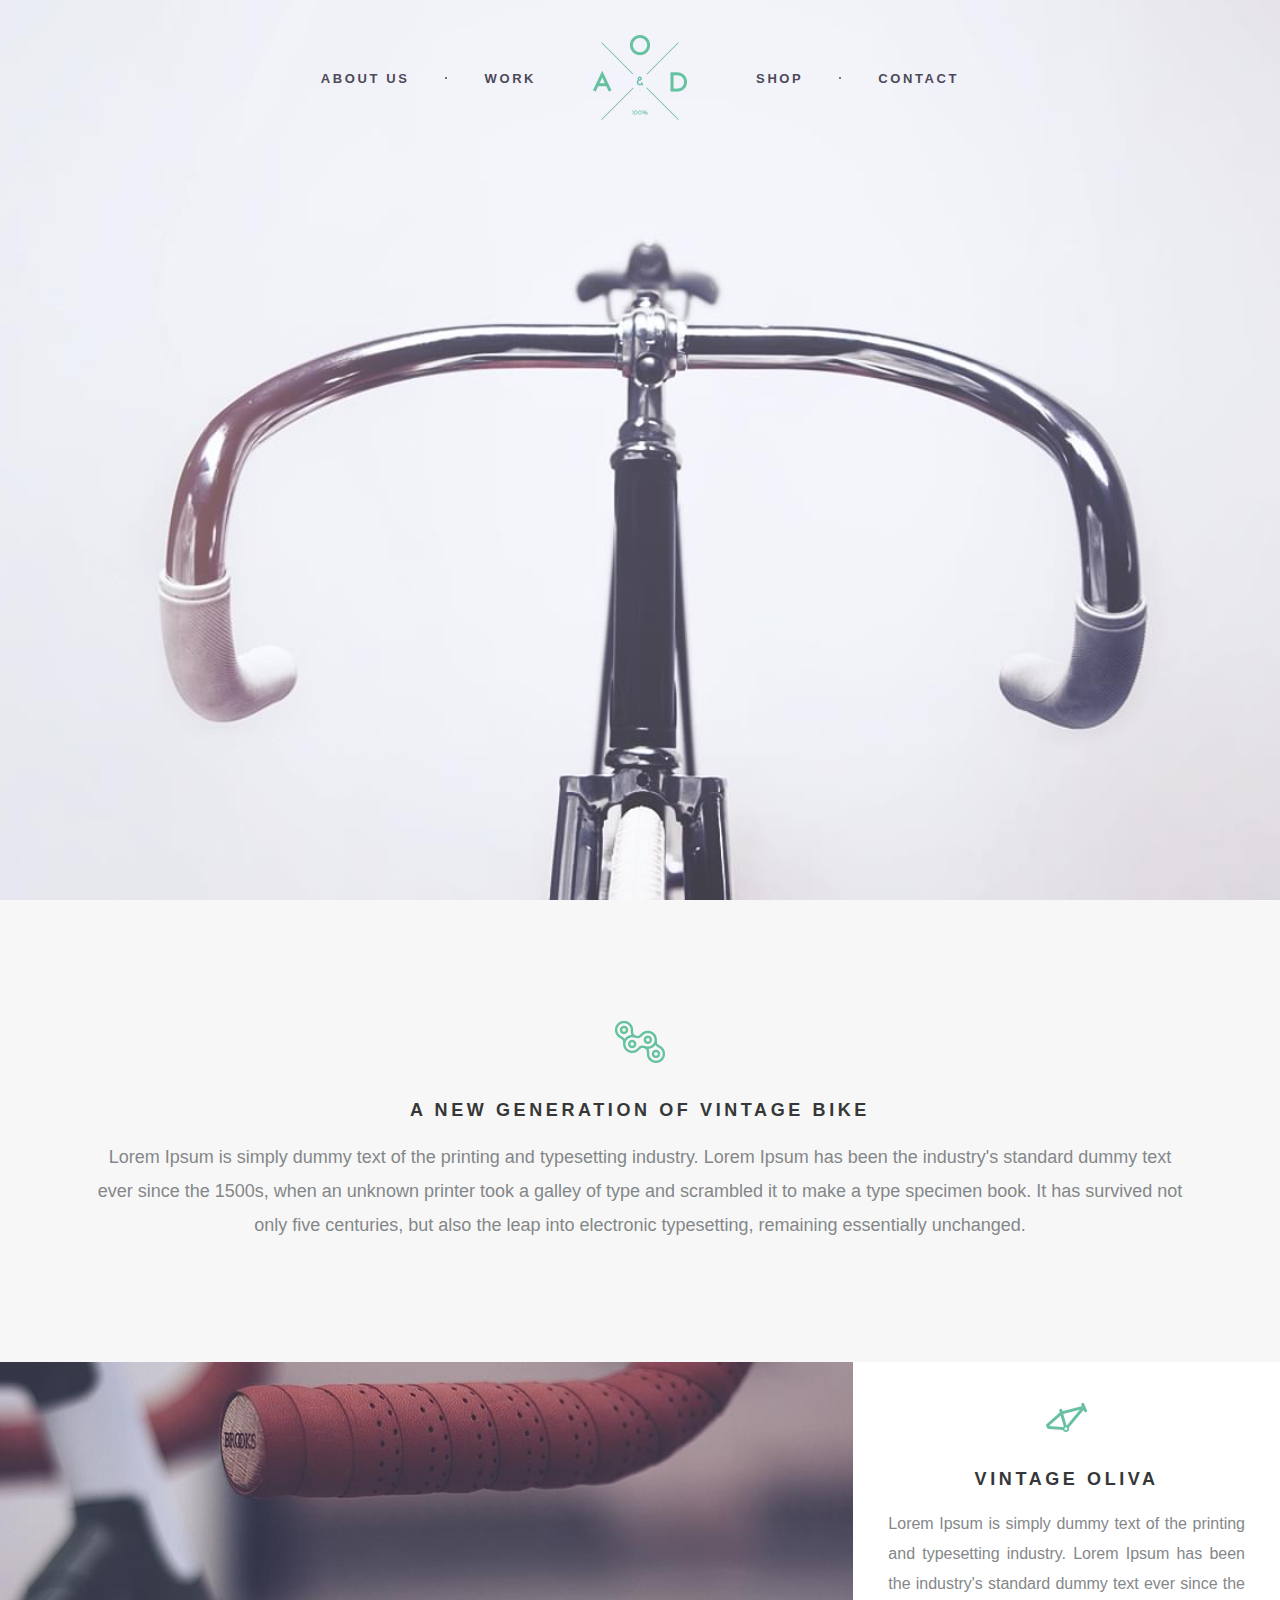
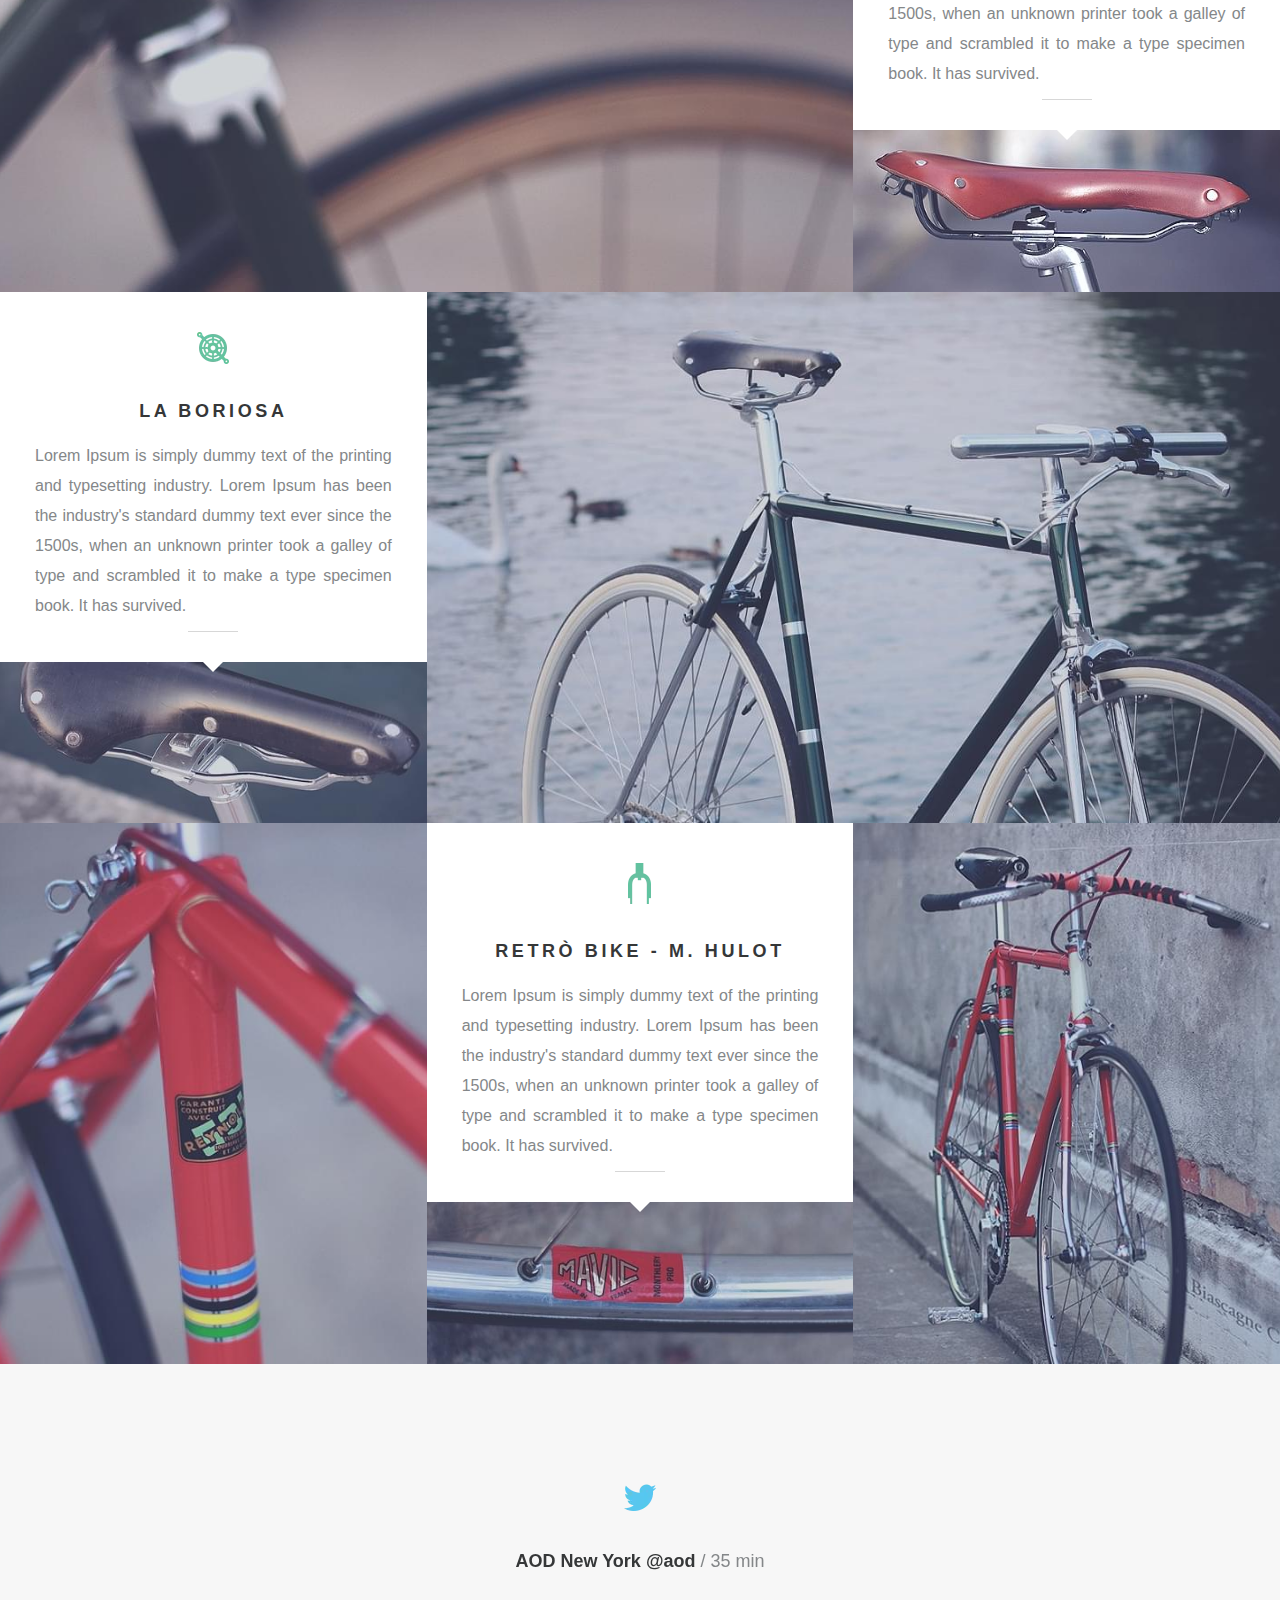
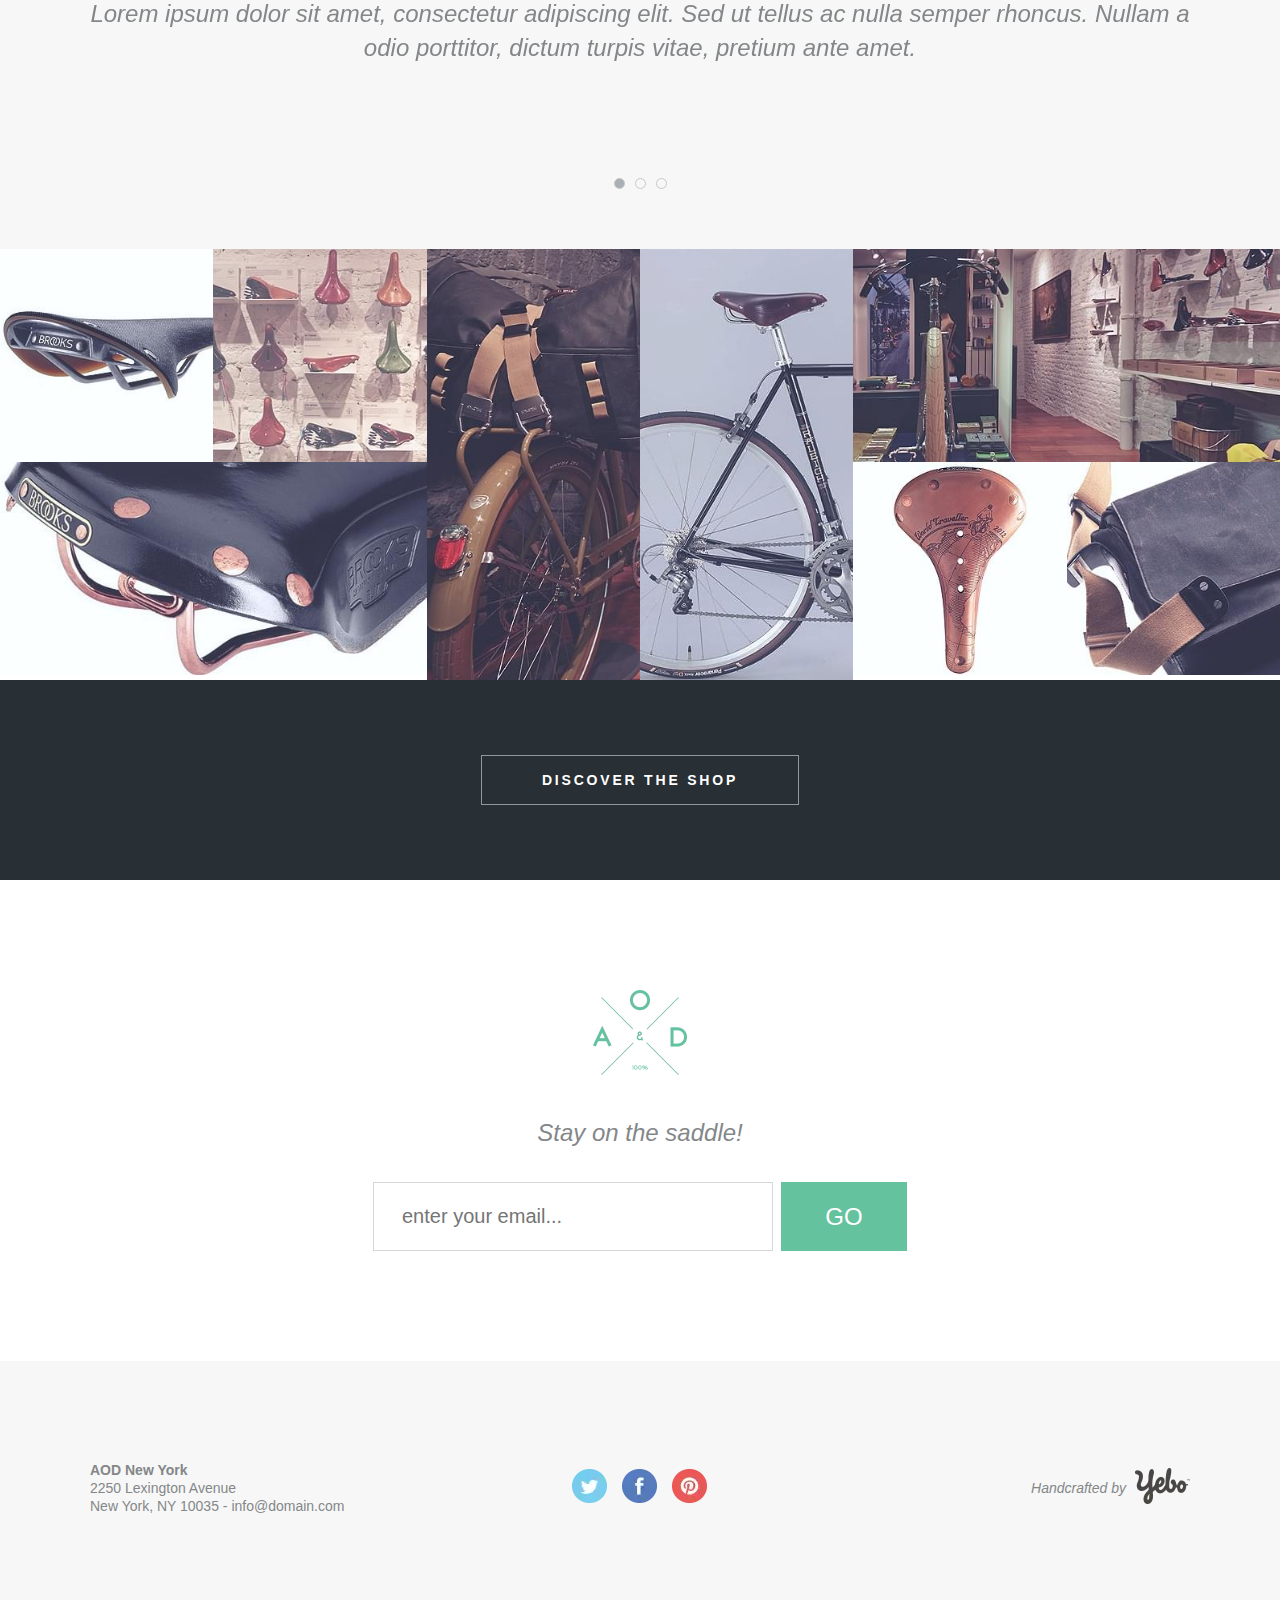
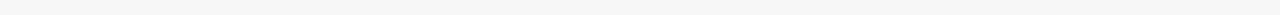
<file: Bicycles_project/index.html>
<!DOCTYPE html><html lang="en"><head>    <meta charset="UTF-8">    <meta name="viewport" content="width=device-width, initial-scale=1.0">    <link rel="icon" href="img/icons/favicon.ico" type="image/x-icon">    <link rel="stylesheet" href="css/style.min.css">    <title>Bicycles</title></head><body>    <div class="wrapper">        <main class="page">            <header class="header">    <div class="header__row">        <nav class="header__menu menu">            <div class="menu__icon icon-menu">                <span></span>                <span></span>                <span></span>            </div>            <div class="menu__body">                <ul class="menu__list">                    <li><a class="menu__link" href="">about us</a></li>                    <li><a class="menu__link" href="#brands">work</a></li>                    <li><a class="menu__link" href="#shop">shop</a></li>                    <li><a class="menu__link" href="#subscribe">contact</a></li>                </ul>            </div>        </nav>        <div class="header__logo">            <picture><source srcset="img/logo.webp" type="image/webp"><img src="img/logo.png" alt="Logo"></picture>        </div>    </div></header>            <div class="main-screen">                <div class="main-screen__bg ibg">                    <picture><source srcset="img/bg_main.webp" type="image/webp"><img src="img/bg_main.jpg" alt=""></picture>                </div>            </div>            <div class="content">                <section class="generation">                    <div class="container">                        <div class="generation__block block">                            <div class="block__icon">                                <picture><source srcset="img/icons/title/01.webp" type="image/webp"><img src="img/icons/title/01.png" alt=""></picture>                                <h1 class="block__title">A NEW GENERATION OF VINTAGE BIKE</h1>                                <div class="block__text">Lorem Ipsum is simply dummy text of the printing and                                    typesetting industry. Lorem Ipsum has been the industry's standard dummy text ever                                    since the 1500s, when an unknown printer took a galley of type and scrambled it to                                    make a type specimen book. It has survived not only five centuries, but also the                                    leap into electronic typesetting, remaining essentially unchanged.</div>                            </div>                        </div>                    </div>                </section>                <section class="brands" id="brands">                    <div class="brands__row">                        <div class="brands__column brands__column_b">                            <a class="brands__item item" href="#">                                <span class="item__logo">                                    <picture><source srcset="img/logos/01.webp" type="image/webp"><img src="img/logos/01.png" alt=""></picture>                                </span>                                <span class="item__image ibg">                                    <picture><source srcset="img/brands/01.webp" type="image/webp"><img src="img/brands/01.jpg" alt=""></picture>                                </span>                            </a>                        </div>                        <div class="brands__column">                            <div class="brands__content block">                                <div class="block__icon"></div>                                <picture><source srcset="img/icons/title/02.webp" type="image/webp"><img src="img/icons/title/02.png" alt=""></picture>                                <h2 class="block__title">vintage Oliva</h2>                                <div class="block__text block__text_j">Lorem Ipsum is simply dummy text of the printing                                    and typesetting industry. Lorem Ipsum has been the industry's standard dummy text                                    ever since the 1500s, when an unknown printer took a galley of type and scrambled it                                    to make a type specimen book. It has survived.</div>                            </div>                            <div class="brands__image ibg">                                <picture><source srcset="img/brands/02.webp" type="image/webp"><img src="img/brands/02.jpg" alt=""></picture>                            </div>                        </div>                    </div>                </section>                <section class="brands brands_rev">                    <div class="brands__row">                        <div class="brands__column brands__column_b">                            <a class="brands__item item" href="#">                                <span class="item__logo">                                    <picture><source srcset="img/logos/02.webp" type="image/webp"><img src="img/logos/02.png" alt=""></picture>                                </span>                                <span class="item__image ibg">                                    <picture><source srcset="img/brands/04.webp" type="image/webp"><img src="img/brands/04.jpg" alt=""></picture>                                </span>                            </a>                        </div>                        <div class="brands__column">                            <div class="brands__content block">                                <div class="block__icon"></div>                                <picture><source srcset="img/icons/title/03.webp" type="image/webp"><img src="img/icons/title/03.png" alt=""></picture>                                <h2 class="block__title">La Boriosa</h2>                                <div class="block__text block__text_j">Lorem Ipsum is simply dummy text of the printing                                    and typesetting industry. Lorem Ipsum has been the industry's standard dummy text                                    ever since the 1500s, when an unknown printer took a galley of type and scrambled it                                    to make a type specimen book. It has survived.</div>                            </div>                            <div class="brands__image ibg">                                <picture><source srcset="img/brands/03.webp" type="image/webp"><img src="img/brands/03.jpg" alt=""></picture>                            </div>                        </div>                    </div>                </section>                <section class="brands brands_last">                    <div class="brands__row">                        <div class="brands__column">                            <a class="brands__item item" href="#">                                <span class="item__logo">                                    <picture><source srcset="img/logos/03.webp" type="image/webp"><img src="img/logos/03.png" alt=""></picture>                                </span>                                <span class="item__image ibg">                                    <picture><source srcset="img/brands/05.webp" type="image/webp"><img src="img/brands/05.jpg" alt=""></picture>                                </span>                            </a>                        </div>                        <div class="brands__column">                            <div class="brands__content block">                                <div class="block__icon"></div>                                <picture><source srcset="img/icons/title/04.webp" type="image/webp"><img src="img/icons/title/04.png" alt=""></picture>                                <h2 class="block__title">retrò Bike - M. Hulot</h2>                                <div class="block__text block__text_j">Lorem Ipsum is simply dummy text of the printing                                    and typesetting industry. Lorem Ipsum has been the industry's standard dummy text                                    ever since the 1500s, when an unknown printer took a galley of type and scrambled it                                    to make a type specimen book. It has survived.</div>                            </div>                            <div class="brands__image ibg">                                <picture><source srcset="img/brands/06.webp" type="image/webp"><img src="img/brands/06.jpg" alt=""></picture>                            </div>                        </div>                        <div class="brands__column">                            <a class="brands__item item" href="#">                                <span class="item__logo">                                    <picture><source srcset="img/logos/03.webp" type="image/webp"><img src="img/logos/03.png" alt=""></picture>                                </span>                                <span class="item__image ibg">                                    <picture><source srcset="img/brands/07.webp" type="image/webp"><img src="img/brands/07.jpg" alt=""></picture>                                </span>                            </a>                        </div>                    </div>                </section>                <section class="slider">                    <div class="container">                        <div class="slider__body">                            <div class="slider__item">                                <div class="slider__icon">                                    <picture><source srcset="img/icons/twitter.webp" type="image/webp"><img src="img/icons/twitter.png" alt="Twitter"></picture>                                </div>                                <h3 class="slider__title">AOD New York @aod <span>/ 35 min</span></h3>                                <div class="slider__text">Lorem ipsum dolor sit amet, consectetur adipiscing elit. Sed                                    ut tellus ac nulla semper rhoncus. Nullam a odio porttitor, dictum turpis vitae,                                    pretium ante amet.</div>                            </div>                            <div class="slider__item">                                <div class="slider__icon">                                    <picture><source srcset="img/icons/twitter.webp" type="image/webp"><img src="img/icons/twitter.png" alt="Twitter"></picture>                                </div>                                <h3 class="slider__title">AOD New York @aod <span>/ 35 min</span></h3>                                <div class="slider__text">Lorem ipsum dolor sit amet, consectetur adipiscing elit. Sed                                    ut tellus ac nulla semper rhoncus. Nullam a odio porttitor, dictum turpis vitae,                                    pretium ante amet. Lorem ipsum dolor sit amet consectetur adipisicing elit.                                    Exercitationem eius hic numquam sint ut officia repellendus facilis id ipsum quas.                                    Amet, iusto quisquam molestias aut soluta quis maxime necessitatibus? Corporis!                                </div>                            </div>                            <div class="slider__item">                                <div class="slider__icon">                                    <picture><source srcset="img/icons/twitter.webp" type="image/webp"><img src="img/icons/twitter.png" alt="Twitter"></picture>                                </div>                                <h3 class="slider__title">AOD New York @aod <span>/ 35 min</span></h3>                                <div class="slider__text">Lorem ipsum dolor sit amet, consectetur adipiscing elit. Sed                                    ut tellus ac nulla semper rhoncus. Nullam a odio porttitor, dictum turpis vitae,                                    pretium ante amet.</div>                            </div>                        </div>                    </div>                </section>                <div class="shop" id="shop">                    <div class="shop__body">                        <div class="shop__column shop__column_b">                            <div class="shop__block block-shop">                                <div class="block-shop__row">                                    <div class="block-shop__column">                                        <a class="block-shop__item block-shop__item_l item" href="#">                                            <span class="item__logo">                                                <picture><source srcset="img/icons/bike.webp" type="image/webp"><img src="img/icons/bike.png" alt="Bike"></picture>                                                <span>Shop now</span>                                            </span>                                            <span class="item__image ibg">                                                <picture><source srcset="img/shop/01.webp" type="image/webp"><img src="img/shop/01.jpg" alt=""></picture>                                            </span>                                        </a>                                    </div>                                    <div class="block-shop__column">                                        <a class="block-shop__item block-shop__item_l item" href="#">                                            <span class="item__logo">                                                <picture><source srcset="img/icons/bike.webp" type="image/webp"><img src="img/icons/bike.png" alt="Bike"></picture>                                                <span>Shop now</span>                                            </span>                                            <span class="item__image ibg">                                                <picture><source srcset="img/shop/02.webp" type="image/webp"><img src="img/shop/02.jpg" alt=""></picture>                                            </span>                                        </a>                                    </div>                                </div>                                <a class="block-shop__item item" href="#">                                    <span class="item__logo">                                        <picture><source srcset="img/icons/bike.webp" type="image/webp"><img src="img/icons/bike.png" alt="Bike"></picture>                                        <span>Shop now</span>                                    </span>                                    <span class="item__image ibg">                                        <picture><source srcset="img/shop/03.webp" type="image/webp"><img src="img/shop/03.jpg" alt=""></picture>                                    </span>                                </a>                            </div>                        </div>                        <div class="shop__column">                            <a class="block-shop__item block-shop__item_b item" href="#">                                <span class="item__logo">                                    <picture><source srcset="img/icons/bike.webp" type="image/webp"><img src="img/icons/bike.png" alt="Bike"></picture>                                    <span>Shop now</span>                                </span>                                <span class="item__image ibg">                                    <picture><source srcset="img/shop/04.webp" type="image/webp"><img src="img/shop/04.jpg" alt=""></picture>                                </span>                            </a>                        </div>                        <div class="shop__column">                            <a class="block-shop__item block-shop__item_b item" href="#">                                <span class="item__logo">                                    <picture><source srcset="img/icons/bike.webp" type="image/webp"><img src="img/icons/bike.png" alt="Bike"></picture>                                    <span>Shop now</span>                                </span>                                <span class="item__image ibg">                                    <picture><source srcset="img/shop/05.webp" type="image/webp"><img src="img/shop/05.jpg" alt=""></picture>                                </span>                            </a>                        </div>                        <div class="shop__column shop__column_b">                            <div class="shop__block block-shop">                                <a class="block-shop__item item" href="#">                                    <span class="item__logo">                                        <picture><source srcset="img/icons/bike.webp" type="image/webp"><img src="img/icons/bike.png" alt="Bike"></picture>                                        <span>Shop now</span>                                    </span>                                    <span class="item__image ibg">                                        <picture><source srcset="img/shop/06.webp" type="image/webp"><img src="img/shop/06.jpg" alt=""></picture>                                    </span>                                </a>                                <div class="block-shop__row">                                    <div class="block-shop__column">                                        <a class="block-shop__item block-shop__item_l item" href="#">                                            <span class="item__logo">                                                <picture><source srcset="img/icons/bike.webp" type="image/webp"><img src="img/icons/bike.png" alt="Bike"></picture>                                                <span>Shop now</span>                                            </span>                                            <span class="item__image ibg">                                                <picture><source srcset="img/shop/07.webp" type="image/webp"><img src="img/shop/07.jpg" alt=""></picture>                                            </span>                                        </a>                                    </div>                                    <div class="block-shop__column">                                        <a class="block-shop__item block-shop__item_l item" href="#">                                            <span class="item__logo">                                                <picture><source srcset="img/icons/bike.webp" type="image/webp"><img src="img/icons/bike.png" alt="Bike"></picture>                                                <span>Shop now</span>                                            </span>                                            <span class="item__image ibg">                                                <picture><source srcset="img/shop/08.webp" type="image/webp"><img src="img/shop/08.jpg" alt=""></picture>                                            </span>                                        </a>                                    </div>                                </div>                            </div>                        </div>                    </div>                    <div class="shop__footer">                        <div class="container">                            <a class="shop__btn" href="#">DISCOVER THE SHOP</a>                        </div>                    </div>                </div>                <div class="subscribe" id="subscribe">                    <div class='container'>                        <div class="subscribe__body">                            <div class="subscribe__logo">                                <picture><source srcset="img/logo.webp" type="image/webp"><img src="img/logo.png" alt="Logo"></picture>                            </div>                            <div class="subscribe__label">Stay on the saddle!</div>                            <form action="#" class="subscribe__form">                                <div class="subscribe__input">                                    <input class="input" type="text" name="mailto:enter your email..."                                        placeholder="enter your email... ">                                </div>                                <div class="subscribe__button">                                    <button class="subscribe__btn" type='submit'>GO</button>                                </div>                            </form>                        </div>                    </div>                </div>                <footer class="footer">                    <div class='container'>                        <div class="footer__row">                            <div class="footer__column">                                <div class="footer__address">                                    <p>AOD New York</p>                                    <p>2250 Lexington Avenue</p>                                    <p> New York, NY 10035 - info@domain.com</p>                                </div>                            </div>                            <div class="footer__column">                                <div class="footer__social social">                                    <a class="social__link" href="#">                                        <picture><source srcset="img/icons/social/01.webp" type="image/webp"><img src="img/icons/social/01.png" alt="Twitter"></picture>                                    </a>                                    <a class="social__link" href="#">                                        <picture><source srcset="img/icons/social/02.webp" type="image/webp"><img src="img/icons/social/02.png" alt="Facebook"></picture>                                    </a>                                    <a class="social__link" href="#">                                        <picture><source srcset="img/icons/social/03.webp" type="image/webp"><img src="img/icons/social/03.png" alt="Pinterest"></picture>                                    </a>                                </div>                            </div>                            <div class="footer__column">                                <a class="footer__dev dev" href="#">                                    <span class="dev__text">Handcrafted by</span>                                    <span class="dev__icon">                                        <picture><source srcset="img/icons/dev.webp" type="image/webp"><img src="img/icons/dev.png" alt="Dev"></picture>                                    </span>                                </a>                            </div>                        </div>                    </div>                </footer>            </div>        </main>    </div>    <script src="https://code.jquery.com/jquery-3.5.1.js"></script>    <script src="js/script.min.js"></script></body></html>
</file>
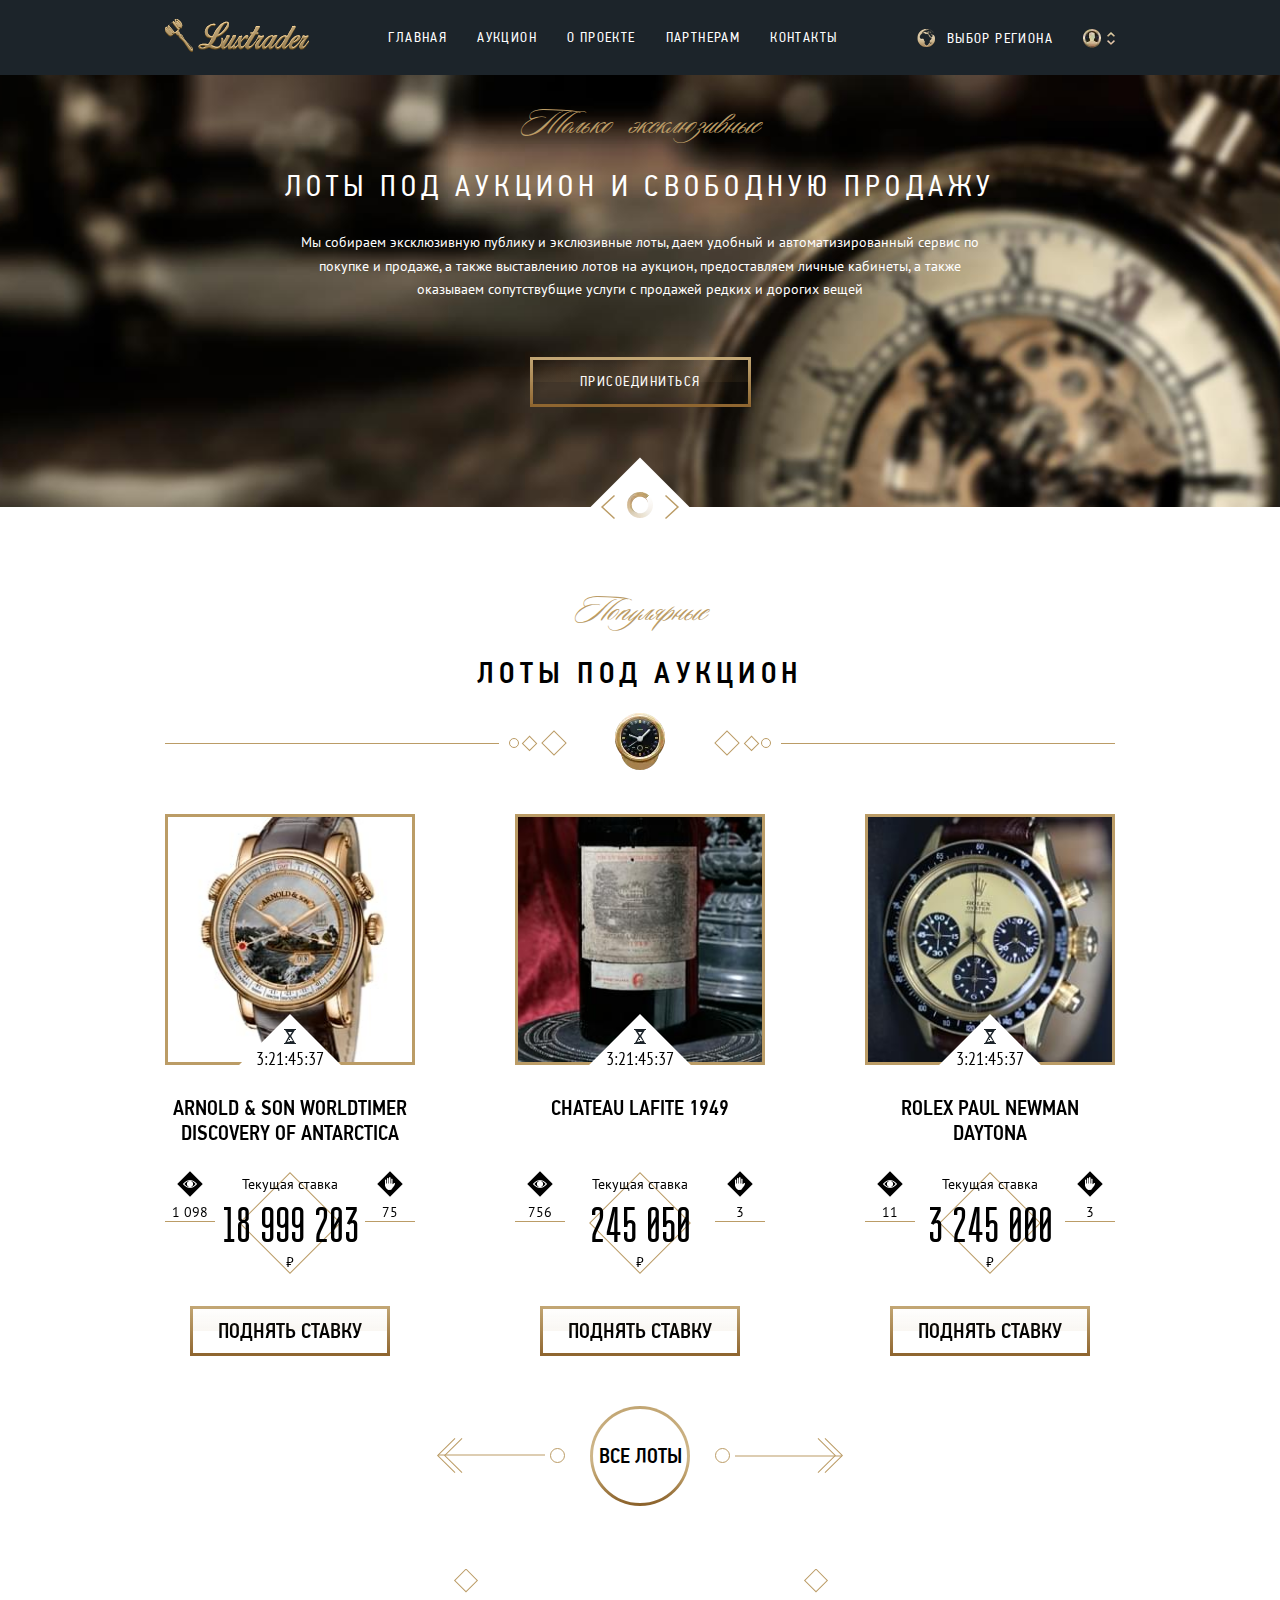
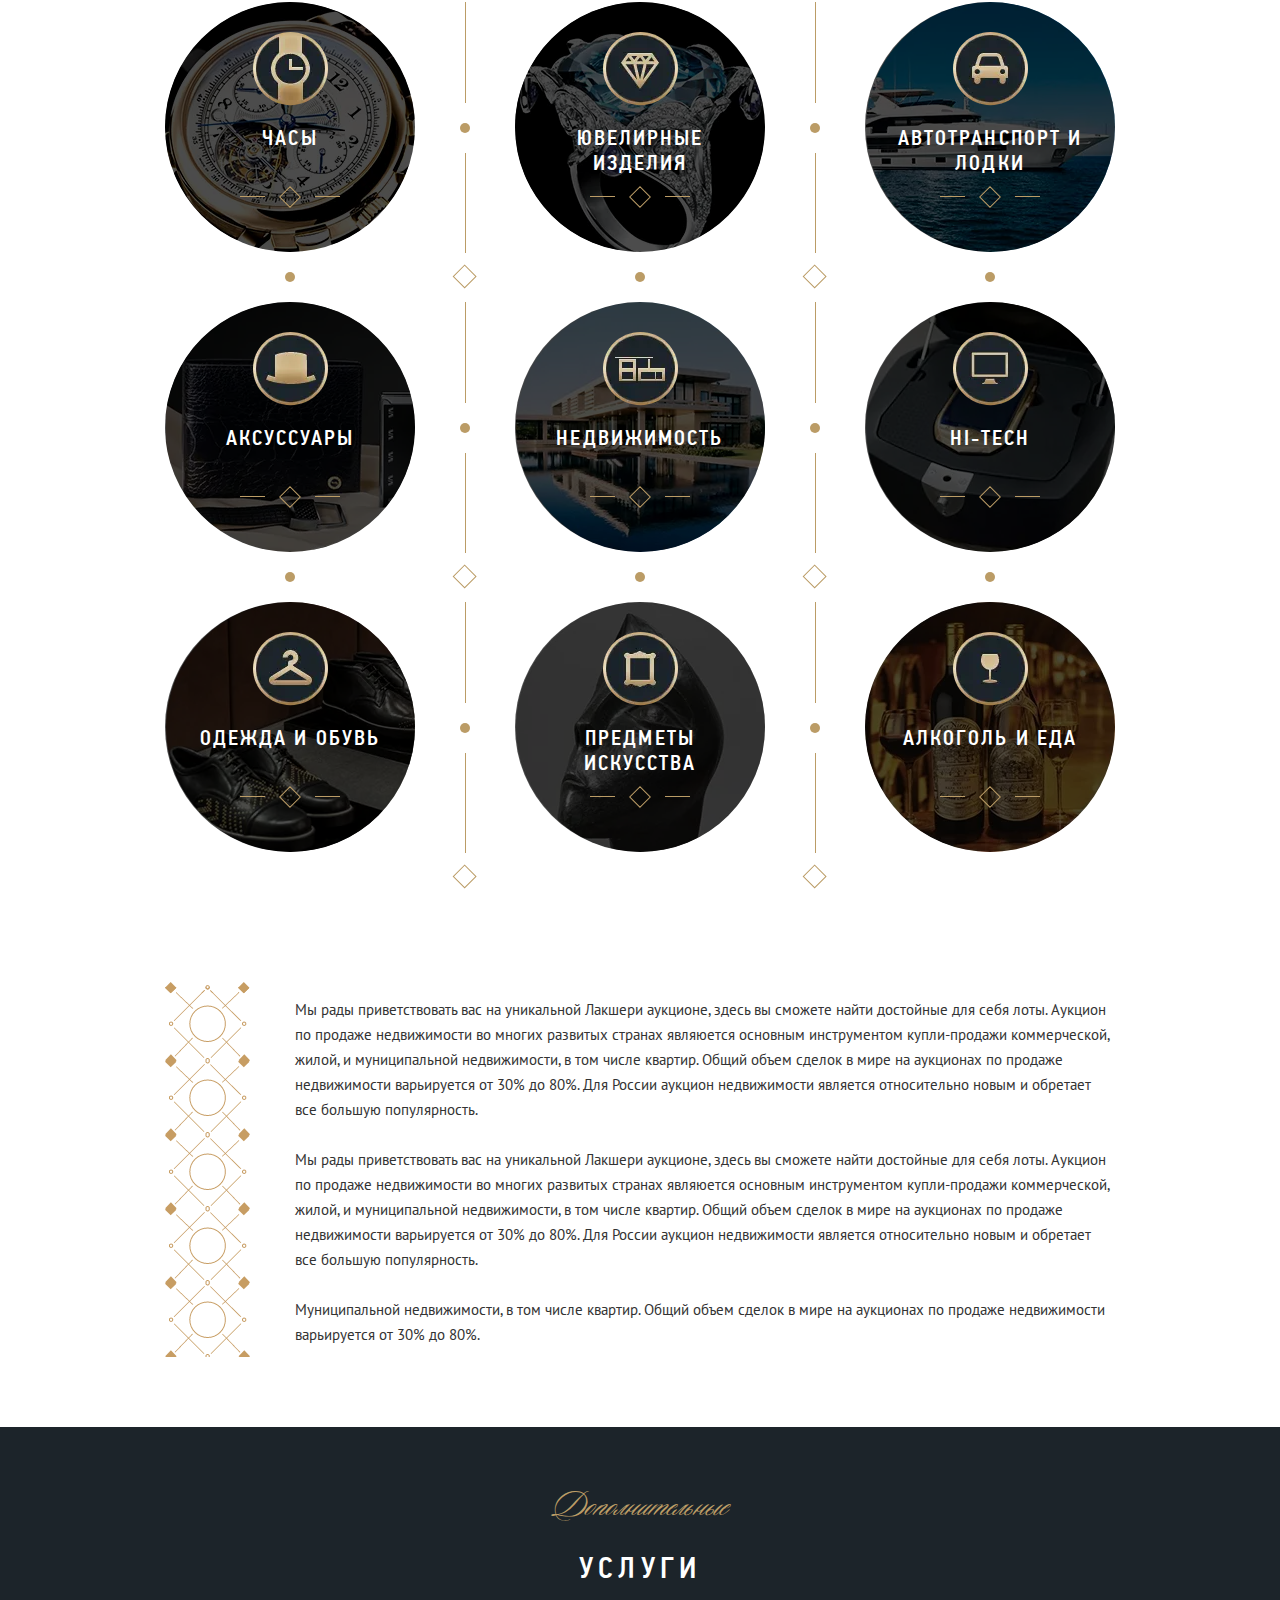
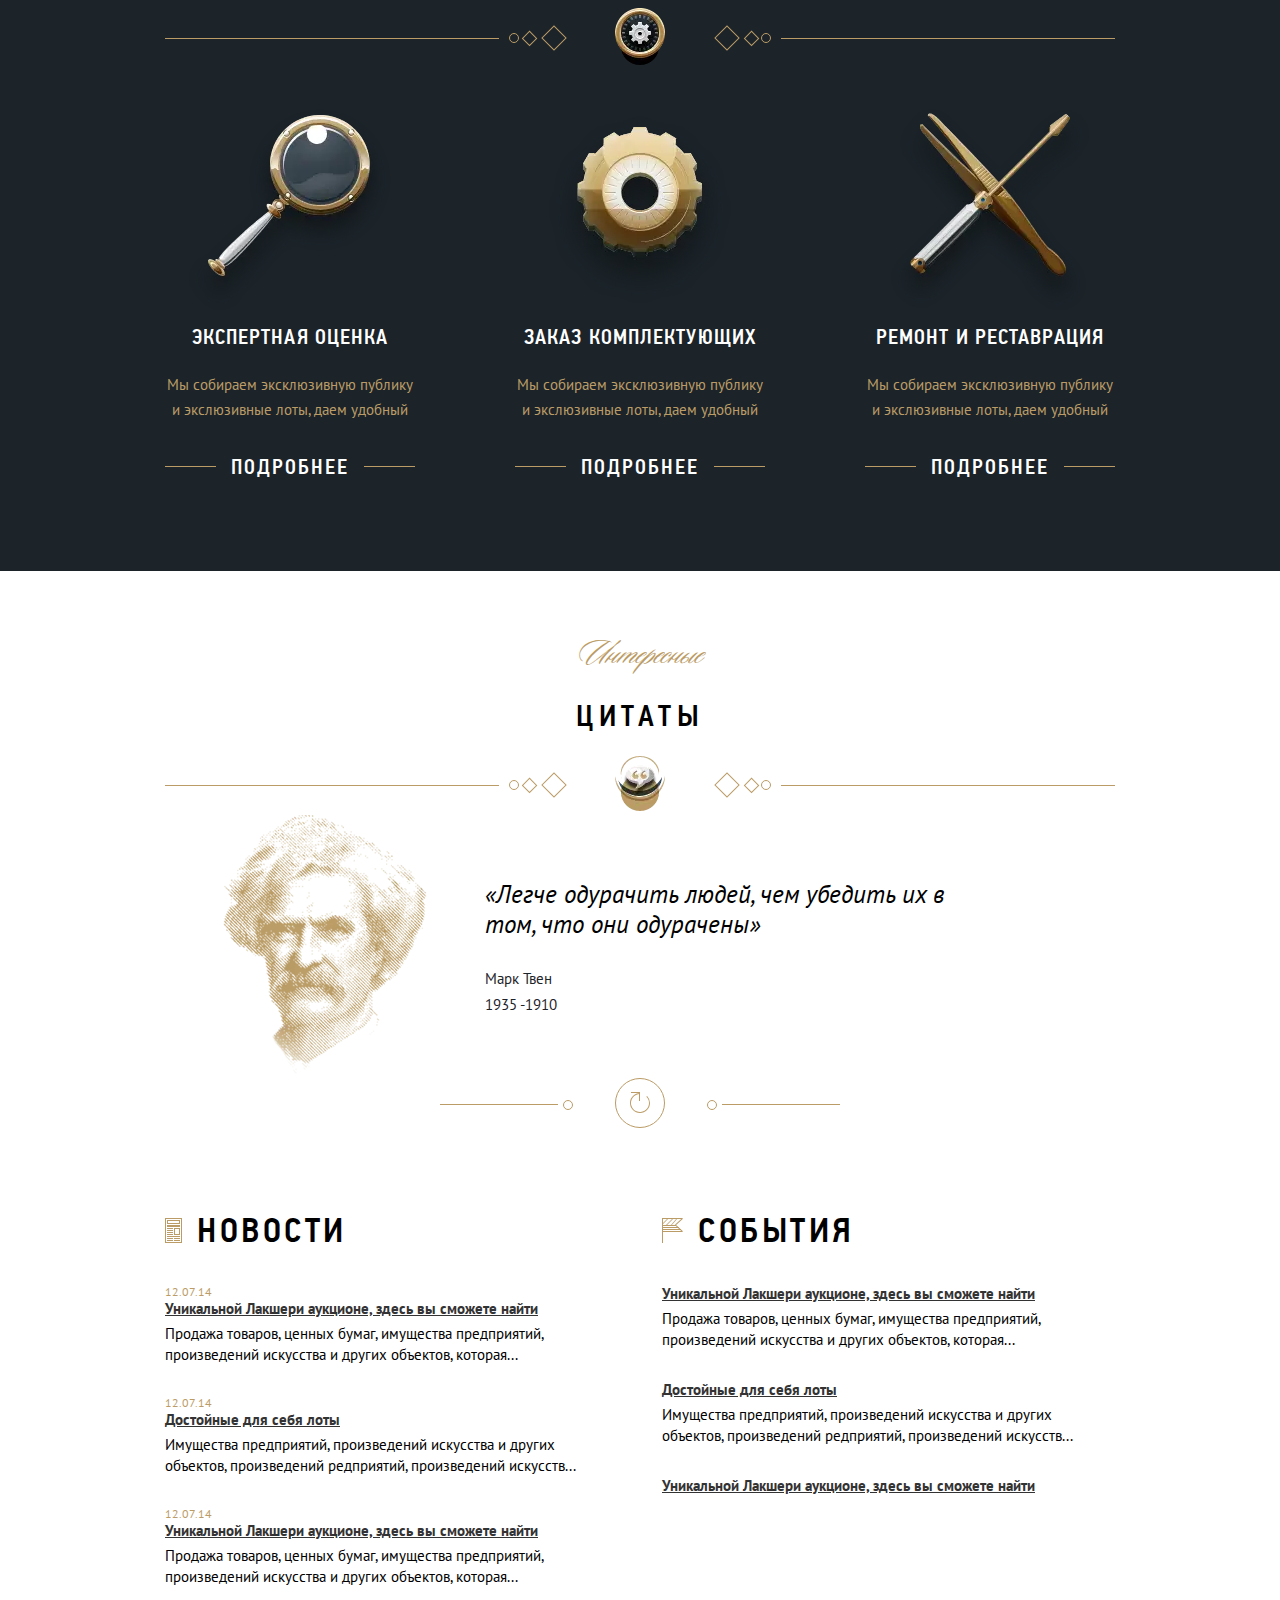
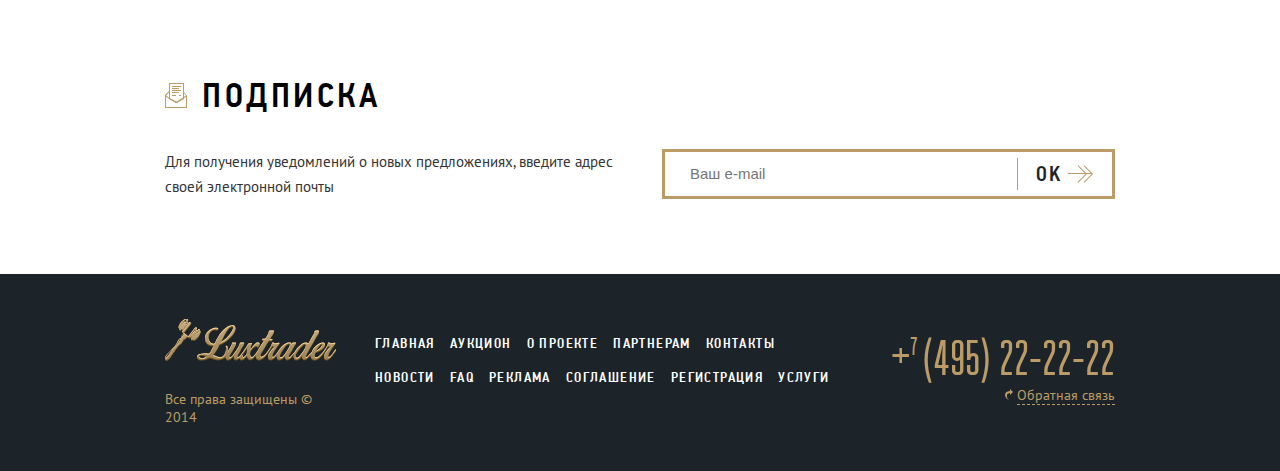
<file: Luxtrader_project/index.html>
<!DOCTYPE html><html lang="en"><head>    <meta charset="UTF-8">    <meta name="viewport" content="width=device-width, initial-scale=1.0">    <link rel="shortcut icon" href="img/favicon.ico">    <link rel="stylesheet" href="css/style.min.css">    <title>Luxtrader</title></head><body>    <div class="wrapper">        <header class="header">    <div class='header__container _container'>        <div class="burger-menu">            <span></span>        </div>        <a class="header__logo" href=""><picture><source srcset="img/header/logo_header.svg" type="image/webp"><img src="img/header/logo_header.svg" alt=""></picture></a>        <div class="header__menu menu">            <nav class="menu__body">                <ul class="menu__list">                    <li><a class="menu__link" href="#page">Главная</a></li>                    <li><a class="menu__link" href="#lots">Аукцион</a></li>                    <li><a class="menu__link" href="#services">О проекте</a></li>                    <li><a class="menu__link" href="#quotes">Партнерам</a></li>                    <li><a class="menu__link" href="#info">Контакты</a></li>                </ul>            </nav>        </div>        <div class="header__actions actions-header">            <a data-da="menu__body,1,767" class="actions-header__region" href=""><span>Выбор Региона</span></a>            <div class="actions-header__user user-header">                <div class="user-header__icon">                    <picture><source srcset="img/header/icons/user.webp" type="image/webp"><img src="img/header/icons/user.png" alt=""></picture>                </div>                <ul class="user-header__menu">                    <li>                        <a class="user-header__link user-header__link-1" href="">Выбор региона</a>                    </li>                    <li>                        <a class="user-header__link user-header__link-2" href="">Личный кабинет</a>                    </li>                    <li>                        <a class="user-header__link user-header__link-3" href="">Мои ставки</a>                    </li>                    <li>                        <a class="user-header__link user-header__link-4" href="">Мои лоты</a>                    </li>                </ul>            </div>        </div>    </div></header>        <main class="page" id="page">            <div class="main-slider">                <div class="main-slider__body">                    <div class="main-slider__item item-main-slider">                        <div class="item-main-slider__content">                            <div class='item-main-slider__container  _container'>                                <div class="title">                                    <div class="title__item">Только эксклюзивные</div>                                    <div class="title__main title__main-w title__main-regular">Лоты под аукцион и                                        свобоДную продажу</div>                                </div>                                <div class="item-main-slider__text">Мы собираем эксклюзивную публику и экслюзивные лоты,                                    даем                                    удобный и автоматизированный сервис по покупке и продаже, а также выставлению                                    лотов                                    на аукцион, предоставляем личные кабинеты, а также оказываем сопутствубщие                                    услуги с                                    продажей редких и дорогих вещей</div>                                <a href="" class="item-main-slider__btn btn">                                    <span class="btn__body"><span>Присоединиться</span></a>                            </div>                        </div>                        <div class="item-main-slider__bg ibg">                            <picture><source srcset="img/main_slider.webp" type="image/webp"><img src="img/main_slider.jpg" alt=""></picture>                        </div>                    </div>                    <div class="main-slider__item item-main-slider">                        <div class="item-main-slider__content">                            <div class='item-main-slider__container  _container'>                                <div class="title">                                    <div class="title__item">Только эксклюзивные</div>                                    <div class="title__main title__main-w title__main-regular">Лоты под аукцион и                                        свобоДную продажу</div>                                </div>                                <div class="item-main-slider__text">Мы собираем эксклюзивную публику и экслюзивные лоты,                                    даем                                    удобный и автоматизированный сервис по покупке и продаже, а также выставлению                                    лотов                                    на аукцион, предоставляем личные кабинеты, а также оказываем сопутствубщие                                    услуги с                                    продажей редких и дорогих вещей.Мы собираем эксклюзивную публику и экслюзивные лоты,                                    даем                                    удобный и автоматизированный сервис по покупке и продаже, а также выставлению                                    лотов                                    на аукцион, предоставляем личные кабинеты, а также оказываем сопутствубщие                                    услуги с                                    продажей редких и дорогих вещей</div>                                <a href="" class="item-main-slider__btn btn">                                    <span class="btn__body"><span>Присоединиться</span></span></a>                            </div>                        </div>                        <div class="item-main-slider__bg ibg">                            <picture><source srcset="img/main_slider.webp" type="image/webp"><img src="img/main_slider.jpg" alt=""></picture>                        </div>                    </div>                </div>                <div class="slider__buttons">                    <button type="button" class="slider__button slider__button-prev">                    </button>                    <button type="button" class="slider__button slider__button-next">                    </button>                </div>                <div class="main-slider__control control-main-slider">                    <div class="control-main-slider__decor">                        <picture><source srcset="img/icons/rotate.webp" type="image/webp"><img src="img/icons/rotate.png" alt=""></picture>                    </div>                </div>            </div>            <section class="lots" id="lots">                <div class='lots__container _container'>                    <div class="lots__header block-header">                        <div class="block-header__title title">                            <div class="title__item">Популярные</div>                            <h2 class="title__main">лоты Под аукцион</h2>                        </div>                        <div class="block-header__decor block-decor">                            <div class="block-decor__items">                                <span></span>                            </div>                            <div class="block-decor__icon">                                <picture><source srcset="img/blocks-img/01.webp" type="image/webp"><img src="img/blocks-img/01.png" alt=""></picture>                            </div>                            <div class="block-decor__items">                                <span></span>                            </div>                        </div>                    </div>                    <div class="lots__slider slider-lots">                        <div class="slider-lots__body">                            <div class="slider-lots__slide">                                <div class="lot">                                    <div class="lot__header">                                        <a class="lot__img ibg" href="">                                            <picture><source srcset="img/lots/01.webp" type="image/webp"><img src="img/lots/01.jpg" alt=""></picture>                                        </a>                                        <div class="lot__timer timer-lot">                                            <div class="timer-lot__icon">                                                <picture><source srcset="img/icons/timer.svg" type="image/webp"><img src="img/icons/timer.svg" alt=""></picture>                                            </div>                                            <div class="timer-lot__item"> 3:21:45:37</div>                                        </div>                                    </div>                                    <a class="lot__title" href="">Arnold & Son Worldtimer discovery of antarctica</a>                                    <div class="lot__info info-lot">                                        <div class="info-lot__statistic">                                            <div class="info-lot__icon">                                                <picture><source srcset="img/icons/eye.webp" type="image/webp"><img src="img/icons/eye.png" alt=""></picture>                                            </div>                                            <div class="info-lot__value">1 098</div>                                        </div>                                        <div class="info-lot__current-bet current-bet-info-lot">                                            <div class="current-bet-info-lot__label">Текущая ставка</div>                                            <div class="current-bet-info-lot__value">18 999 203</div>                                            <div class="current-bet-info-lot__currency">&#8381;</div>                                        </div>                                        <div class="info-lot__statistic">                                            <div class="info-lot__icon">                                                <picture><source srcset="img/icons/hand.webp" type="image/webp"><img src="img/icons/hand.png" alt=""></picture>                                            </div>                                            <div class="info-lot__value">75</div>                                        </div>                                    </div>                                    <a class="lot__btn btn btn-big" href="">                                        <span class="btn__body"><span>ПОДНЯТЬ СТАВКУ</span>                                    </a>                                </div>                            </div>                            <div class="slider-lots__slide">                                <div class="lot">                                    <div class="lot__header">                                        <a class="lot__img ibg" href="">                                            <picture><source srcset="img/lots/02.webp" type="image/webp"><img src="img/lots/02.jpg" alt=""></picture>                                        </a>                                        <div class="lot__timer timer-lot">                                            <div class="timer-lot__icon">                                                <picture><source srcset="img/icons/timer.svg" type="image/webp"><img src="img/icons/timer.svg" alt=""></picture>                                            </div>                                            <div class="timer-lot__item"> 3:21:45:37</div>                                        </div>                                    </div>                                    <a class="lot__title" href="">Chateau Lafite 1949</a>                                    <div class="lot__info info-lot">                                        <div class="info-lot__statistic">                                            <div class="info-lot__icon">                                                <picture><source srcset="img/icons/eye.webp" type="image/webp"><img src="img/icons/eye.png" alt=""></picture>                                            </div>                                            <div class="info-lot__value">756</div>                                        </div>                                        <div class="info-lot__current-bet current-bet-info-lot">                                            <div class="current-bet-info-lot__label">Текущая ставка</div>                                            <div class="current-bet-info-lot__value">245 050</div>                                            <div class="current-bet-info-lot__currency">&#8381;</div>                                        </div>                                        <div class="info-lot__statistic">                                            <div class="info-lot__icon">                                                <picture><source srcset="img/icons/hand.webp" type="image/webp"><img src="img/icons/hand.png" alt=""></picture>                                            </div>                                            <div class="info-lot__value">3</div>                                        </div>                                    </div>                                    <a class="lot__btn btn btn-big" href="">                                        <span class="btn__body"><span>ПОДНЯТЬ СТАВКУ</span>                                    </a>                                </div>                            </div>                            <div class="slider-lots__slide">                                <div class="lot">                                    <div class="lot__header">                                        <a class="lot__img ibg" href="">                                            <picture><source srcset="img/lots/03.webp" type="image/webp"><img src="img/lots/03.jpg" alt=""></picture>                                        </a>                                        <div class="lot__timer timer-lot">                                            <div class="timer-lot__icon">                                                <picture><source srcset="img/icons/timer.svg" type="image/webp"><img src="img/icons/timer.svg" alt=""></picture>                                            </div>                                            <div class="timer-lot__item"> 3:21:45:37</div>                                        </div>                                    </div>                                    <a class="lot__title" href="">Rolex Paul Newman Daytona</a>                                    <div class="lot__info info-lot">                                        <div class="info-lot__statistic">                                            <div class="info-lot__icon">                                                <picture><source srcset="img/icons/eye.webp" type="image/webp"><img src="img/icons/eye.png" alt=""></picture>                                            </div>                                            <div class="info-lot__value">11</div>                                        </div>                                        <div class="info-lot__current-bet current-bet-info-lot">                                            <div class="current-bet-info-lot__label">Текущая ставка</div>                                            <div class="current-bet-info-lot__value">3 245 000</div>                                            <div class="current-bet-info-lot__currency">&#8381;</div>                                        </div>                                        <div class="info-lot__statistic">                                            <div class="info-lot__icon">                                                <picture><source srcset="img/icons/hand.webp" type="image/webp"><img src="img/icons/hand.png" alt=""></picture>                                            </div>                                            <div class="info-lot__value">3</div>                                        </div>                                    </div>                                    <a class="lot__btn btn btn-big" href="">                                        <span class="btn__body"><span>ПОДНЯТЬ СТАВКУ</span>                                    </a>                                </div>                            </div>                            <div class="slider-lots__slide">                                <div class="lot">                                    <div class="lot__header">                                        <a class="lot__img ibg" href="">                                            <picture><source srcset="img/lots/03.webp" type="image/webp"><img src="img/lots/03.jpg" alt=""></picture>                                        </a>                                        <div class="lot__timer timer-lot">                                            <div class="timer-lot__icon">                                                <picture><source srcset="img/icons/timer.svg" type="image/webp"><img src="img/icons/timer.svg" alt=""></picture>                                            </div>                                            <div class="timer-lot__item"> 3:21:45:37</div>                                        </div>                                    </div>                                    <a class="lot__title" href="">Rolex Paul Newman Daytona</a>                                    <div class="lot__info info-lot">                                        <div class="info-lot__statistic">                                            <div class="info-lot__icon">                                                <picture><source srcset="img/icons/eye.webp" type="image/webp"><img src="img/icons/eye.png" alt=""></picture>                                            </div>                                            <div class="info-lot__value">11</div>                                        </div>                                        <div class="info-lot__current-bet current-bet-info-lot">                                            <div class="current-bet-info-lot__label">Текущая ставка</div>                                            <div class="current-bet-info-lot__value">3 245 000</div>                                            <div class="current-bet-info-lot__currency">&#8381;</div>                                        </div>                                        <div class="info-lot__statistic">                                            <div class="info-lot__icon">                                                <picture><source srcset="img/icons/hand.webp" type="image/webp"><img src="img/icons/hand.png" alt=""></picture>                                            </div>                                            <div class="info-lot__value">3</div>                                        </div>                                    </div>                                    <a class="lot__btn btn btn-big" href="">                                        <span class="btn__body"><span>ПОДНЯТЬ СТАВКУ</span>                                    </a>                                </div>                            </div>                        </div>                        <div class="slider-lots__control control-slider-lots">                            <div class="control-slider-lots__arrow control-slider-lots__arrow-prev">                                <span></span>                            </div>                            <a class="control-slider-lots__link" href="">Все лоты</a>                            <div class="control-slider-lots__arrow control-slider-lots__arrow-next">                                <span></span>                            </div>                        </div>                    </div>                </div>            </section>            <div class="categories">                <div class="categories__items">                    <div class='categories__container _container'>                        <div class="categories__row">                            <div class="categories__column">                                <div class="categories__item item">                                    <a class="item__link" href=""></a>                                    <div class="item__icon">                                        <picture><source srcset="img/categories/icons/01.webp" type="image/webp"><img src="img/categories/icons/01.png" alt=""></picture>                                    </div>                                    <div class="item__title">Часы</div>                                    <div class="item__decor"><picture><source srcset="img/categories/decor_mini.svg" type="image/webp"><img src="img/categories/decor_mini.svg" alt=""></picture></div>                                    <div class="item__bg _img">                                        <picture><source srcset="img/categories/01.webp" type="image/webp"><img src="img/categories/01.png" alt=""></picture>                                    </div>                                </div>                                <div class="categories__decor"><span></span></div>                            </div>                            <div class="categories__column">                                <div class="categories__item item">                                    <a class="item__link" href=""></a>                                    <div class="item__icon">                                        <picture><source srcset="img/categories/icons/02.webp" type="image/webp"><img src="img/categories/icons/02.png" alt=""></picture>                                    </div>                                    <div class="item__title">Ювелирные Изделия</div>                                    <div class="item__decor"><picture><source srcset="img/categories/decor_mini.svg" type="image/webp"><img src="img/categories/decor_mini.svg" alt=""></picture></div>                                    <div class="item__bg _img">                                        <picture><source srcset="img/categories/02.webp" type="image/webp"><img src="img/categories/02.jpg" alt=""></picture>                                    </div>                                </div>                                <div class="categories__decor"><span></span></div>                            </div>                            <div class="categories__column">                                <div class="categories__item item">                                    <a class="item__link" href=""></a>                                    <div class="item__icon">                                        <picture><source srcset="img/categories/icons/03.webp" type="image/webp"><img src="img/categories/icons/03.png" alt=""></picture>                                    </div>                                    <div class="item__title">Автотранспорт и лодки</div>                                    <div class="item__decor"><picture><source srcset="img/categories/decor_mini.svg" type="image/webp"><img src="img/categories/decor_mini.svg" alt=""></picture></div>                                    <div class="item__bg _img">                                        <picture><source srcset="img/categories/03.webp" type="image/webp"><img src="img/categories/03.png" alt=""></picture>                                    </div>                                </div>                                <div class="categories__decor"><span></span></div>                            </div>                            <div class="categories__column">                                <div class="categories__item item">                                    <a class="item__link" href=""></a>                                    <div class="item__icon">                                        <picture><source srcset="img/categories/icons/04.webp" type="image/webp"><img src="img/categories/icons/04.png" alt=""></picture>                                    </div>                                    <div class="item__title">Аксуссуары</div>                                    <div class="item__decor"><picture><source srcset="img/categories/decor_mini.svg" type="image/webp"><img src="img/categories/decor_mini.svg" alt=""></picture></div>                                    <div class="item__bg _img">                                        <picture><source srcset="img/categories/04.webp" type="image/webp"><img src="img/categories/04.jpg" alt=""></picture>                                    </div>                                </div>                                <div class="categories__decor"><span></span></div>                            </div>                            <div class="categories__column">                                <div class="categories__item item">                                    <a class="item__link" href=""></a>                                    <div class="item__icon">                                        <picture><source srcset="img/categories/icons/05.webp" type="image/webp"><img src="img/categories/icons/05.png" alt=""></picture>                                    </div>                                    <div class="item__title">Недвижимость</div>                                    <div class="item__decor"><picture><source srcset="img/categories/decor_mini.svg" type="image/webp"><img src="img/categories/decor_mini.svg" alt=""></picture></div>                                    <div class="item__bg _img">                                        <picture><source srcset="img/categories/05.webp" type="image/webp"><img src="img/categories/05.jpg" alt=""></picture>                                    </div>                                </div>                                <div class="categories__decor"><span></span></div>                            </div>                            <div class="categories__column">                                <div class="categories__item item">                                    <a class="item__link" href=""></a>                                    <div class="item__icon">                                        <picture><source srcset="img/categories/icons/06.webp" type="image/webp"><img src="img/categories/icons/06.png" alt=""></picture>                                    </div>                                    <div class="item__title">Hi-Tech</div>                                    <div class="item__decor"><picture><source srcset="img/categories/decor_mini.svg" type="image/webp"><img src="img/categories/decor_mini.svg" alt=""></picture></div>                                    <div class="item__bg _img">                                        <picture><source srcset="img/categories/06.webp" type="image/webp"><img src="img/categories/06.jpg" alt=""></picture>                                    </div>                                </div>                                <div class="categories__decor"><span></span></div>                            </div>                            <div class="categories__column">                                <div class="categories__item item">                                    <a class="item__link" href=""></a>                                    <div class="item__icon">                                        <picture><source srcset="img/categories/icons/07.webp" type="image/webp"><img src="img/categories/icons/07.png" alt=""></picture>                                    </div>                                    <div class="item__title">Одежда и обувь</div>                                    <div class="item__decor"><picture><source srcset="img/categories/decor_mini.svg" type="image/webp"><img src="img/categories/decor_mini.svg" alt=""></picture></div>                                    <div class="item__bg _img">                                        <picture><source srcset="img/categories/07.webp" type="image/webp"><img src="img/categories/07.png" alt=""></picture>                                    </div>                                </div>                                <div class="categories__decor"><span></span></div>                            </div>                            <div class="categories__column">                                <div class="categories__item item">                                    <a class="item__link" href=""></a>                                    <div class="item__icon">                                        <picture><source srcset="img/categories/icons/08.webp" type="image/webp"><img src="img/categories/icons/08.png" alt=""></picture>                                    </div>                                    <div class="item__title">Предметы искусства</div>                                    <div class="item__decor"><picture><source srcset="img/categories/decor_mini.svg" type="image/webp"><img src="img/categories/decor_mini.svg" alt=""></picture></div>                                    <div class="item__bg _img">                                        <picture><source srcset="img/categories/08.webp" type="image/webp"><img src="img/categories/08.jpg" alt=""></picture>                                    </div>                                </div>                                <div class="categories__decor"><span></span></div>                            </div>                            <div class="categories__column">                                <div class="categories__item item">                                    <a class="item__link" href=""></a>                                    <div class="item__icon">                                        <picture><source srcset="img/categories/icons/09.webp" type="image/webp"><img src="img/categories/icons/09.png" alt=""></picture>                                    </div>                                    <div class="item__title">АЛкоголь и еда</div>                                    <div class="item__decor"><picture><source srcset="img/categories/decor_mini.svg" type="image/webp"><img src="img/categories/decor_mini.svg" alt=""></picture></div>                                    <div class="item__bg _img">                                        <picture><source srcset="img/categories/09.webp" type="image/webp"><img src="img/categories/09.jpg" alt=""></picture>                                    </div>                                </div>                                <div class="categories__decor"><span></span></div>                            </div>                        </div>                    </div>                </div>                <div class="categories__text text-categories">                    <div class='text-categories__container _container'>                        <div class="text-categories__body">                            <p>Мы рады приветствовать вас на уникальной Лакшери аукционе, здесь вы сможете найти                                достойные                                для                                себя лоты. Аукцион по продаже недвижимости во многих развитых странах являюется основным                                инструментом купли-продажи коммерческой, жилой, и муниципальной недвижимости, в том                                числе                                квартир. Общий объем сделок в мире на аукционах по продаже недвижимости варьируется от                                30%                                до                                80%. Для России аукцион недвижимости является относительно новым и обретает все большую                                популярность.</p>                            <p>Мы рады приветствовать вас на уникальной Лакшери аукционе, здесь вы сможете найти                                достойные                                для                                себя лоты. Аукцион по продаже недвижимости во многих развитых странах являюется основным                                инструментом купли-продажи коммерческой, жилой, и муниципальной недвижимости, в том                                числе                                квартир. Общий объем сделок в мире на аукционах по продаже недвижимости варьируется от                                30%                                до                                80%. Для России аукцион недвижимости является относительно новым и обретает все большую                                популярность.</p>                            <p>Муниципальной недвижимости, в том числе квартир. Общий объем сделок в мире на аукционах                                по                                продаже недвижимости варьируется от 30% до 80%.</p>                        </div>                    </div>                </div>            </div>            <section class="services" id="services">                <div class='services__container _container'>                    <div class="services__header block-header">                        <div class="block-header__title title">                            <div class="title__item">Дополнительные</div>                            <h2 class="title__main title__main-w">услуги</h2>                        </div>                        <div class="block-header__decor block-decor">                            <div class="block-decor__items">                                <span></span>                            </div>                            <div class="block-decor__icon">                                <picture><source srcset="img/blocks-img/02.webp" type="image/webp"><img src="img/blocks-img/02.png" alt=""></picture>                            </div>                            <div class="block-decor__items">                                <span></span>                            </div>                        </div>                    </div>                    <div class="services__row">                        <div class="services__column">                            <div class="services__item service">                                <a class="service__image" href=""><picture><source srcset="img/services/01.webp" type="image/webp"><img src="img/services/01.png" alt=""></picture></a>                                <a class="service__title" href="">Экспертная оценка</a>                                <div class="service__text">Мы собираем эксклюзивную публику и экслюзивные лоты, даем                                    удобный                                </div>                                <a class="service__btn" href=""><span>Подробнее</span></a>                            </div>                        </div>                        <div class="services__column">                            <div class="services__item service">                                <a class="service__image" href=""><picture><source srcset="img/services/02.webp" type="image/webp"><img src="img/services/02.png" alt=""></picture></a>                                <a class="service__title" href="">заказ комплектующих</a>                                <div class="service__text">Мы собираем эксклюзивную публику и экслюзивные лоты, даем                                    удобный</div>                                <a class="service__btn" href=""><span>Подробнее</span></a>                            </div>                        </div>                        <div class="services__column">                            <div class="services__item service">                                <a class="service__image" href=""><picture><source srcset="img/services/03.webp" type="image/webp"><img src="img/services/03.png" alt=""></picture></a>                                <a class="service__title" href="">ремонт и реставрациЯ</a>                                <div class="service__text">Мы собираем эксклюзивную публику и экслюзивные лоты, даем                                    удобный </div>                                <a class="service__btn" href=""><span>Подробнее</span></a>                            </div>                        </div>                    </div>                </div>            </section>            <section class="quotes" id="quotes">                <div class='quotes__container _container'>                    <div class="quotes__header block-header">                        <div class="block-header__title title">                            <div class="title__item">Интересные</div>                            <h2 class="title__main">ЦитатЫ</h2>                        </div>                        <div class="block-header__decor block-decor">                            <div class="block-decor__items">                                <span></span>                            </div>                            <div class="block-decor__icon">                                <picture><source srcset="img/blocks-img/03.webp" type="image/webp"><img src="img/blocks-img/03.png" alt=""></picture>                            </div>                            <div class="block-decor__items">                                <span></span>                            </div>                        </div>                    </div>                    <div class="quotes__slider slider-quotes">                        <div class="slider-quotes__body">                            <div class="slider-quotes__slide">                                <div class="slider-quotes__image">                                    <picture><source srcset="img/quotes/mark.webp" type="image/webp"><img src="img/quotes/mark.png" alt=""></picture>                                </div>                                <div class="slider-quotes__content">                                    <div class="slider-quotes__title">«Легче одурачить людей, чем убедить их в том,                                        что они одурачены»</div>                                    <div class="slider-quotes__info">                                        <p>Марк Твен</p>                                        <p>1935 -1910</p>                                    </div>                                </div>                            </div>                            <div class="slider-quotes__slide">                                <div class="slider-quotes__image">                                    <picture><source srcset="img/quotes/mark.webp" type="image/webp"><img src="img/quotes/mark.png" alt=""></picture>                                </div>                                <div class="slider-quotes__content">                                    <div class="slider-quotes__title">Работа – это то, что человек обязан делать, а Игра                                        – то, чего он делать не обязан. Для человека мало быть сытым; надо, чтоб у него                                        были разум и сердце. Только ученье облагораживает человека и делает его добрым и                                        милосердным».</div>                                    <div class="slider-quotes__info">                                        <p>Марк Твен</p>                                        <p>1935 -1910</p>                                    </div>                                </div>                            </div>                        </div>                        <div class="slider-quotes__control control-slider-quotes">                            <div class="control-slider-quotes__decor"></div>                            <div class="control-slider-quotes__link">                                <div class="control-slider-quotes__circle"></div>                            </div>                            <div class="control-slider-quotes__decor"></div>                        </div>                    </div>                </div>            </section>            <div class="info" id="info">                <div class='info__container _container'>                    <div class="info__row">                        <div class="info__column">                            <section class="info__block">                                <h3 class="info__title title-info">                                    <span><picture><source srcset="img/info/01.svg" type="image/webp"><img src="img/info/01.svg" alt=""></picture></span>                                    <span>Новости</span>                                </h3>                                <div class="info__content">                                    <div class="info__item">                                        <div class="info__date">12.07.14</div>                                        <a class="info__label" href="">Уникальной Лакшери аукционе, здесь вы сможете                                            найти</a>                                        <div class="info__text">                                            Продажа товаров, ценных бумаг, имущества предприятий, произведений искусства                                            и других объектов, которая...                                        </div>                                    </div>                                    <div class="info__item">                                        <div class="info__date">12.07.14</div>                                        <a class="info__label" href="">Достойные для себя лоты</a>                                        <div class="info__text">                                            Имущества предприятий, произведений искусства и других объектов,                                            произведений редприятий, произведений искусств...                                        </div>                                    </div>                                    <div class="info__item">                                        <div class="info__date">12.07.14</div>                                        <a class="info__label" href="">Уникальной Лакшери аукционе, здесь вы сможете                                            найти</a>                                        <div class="info__text">                                            Продажа товаров, ценных бумаг, имущества предприятий, произведений искусства                                            и других объектов, которая...                                        </div>                                    </div>                                </div>                            </section>                        </div>                        <div class="info__column">                            <section class="info__block">                                <h3 class="info__title title-info">                                    <span><picture><source srcset="img/info/02.svg" type="image/webp"><img src="img/info/02.svg" alt=""></picture></span>                                    <span>События</span>                                </h3>                                <div class="info__content">                                    <div class="info__item">                                        <a class="info__label" href="">Уникальной Лакшери аукционе, здесь вы сможете                                            найти</a>                                        <div class="info__text">                                            Продажа товаров, ценных бумаг, имущества предприятий, произведений искусства                                            и других объектов, которая...                                        </div>                                    </div>                                    <div class="info__item">                                        <a class="info__label" href="">Достойные для себя лоты</a>                                        <div class="info__text">                                            Имущества предприятий, произведений искусства и других объектов,                                            произведений редприятий, произведений искусств...                                        </div>                                    </div>                                    <div class="info__item">                                        <a class="info__label" href="">Уникальной Лакшери аукционе, здесь вы сможете                                            найти</a>                                    </div>                                </div>                            </section>                        </div>                        <div class="info__column">                            <div class="info__subscribe subscribe">                                <div class="subscribe__title title-info">                                    <span><picture><source srcset="img/info/03.svg" type="image/webp"><img src="img/info/03.svg" alt=""></picture></span>                                    <span>Подписка</span>                                </div>                                <div class="subscribe__body">                                    <div class="subscribe__column">                                        <div class="subscribe__text">Для получения уведомлений о новых предложениях,                                            введите адрес своей электронной почты</div>                                    </div>                                    <div class="subscribe__column">                                        <form action="#" class="subscribe__form form-subscribe">                                            <div class="form-subscribe__input">                                                <input type="text" name="email" placeholder="Ваш e-mail">                                            </div>                                            <button class="form-subscribe__btn" type='submit'><span>Ok</span></button>                                        </form>                                    </div>                                </div>                            </div>                        </div>                    </div>                </div>            </div>        </main>        <footer class="footer">    <div class='footer__content _container'>        <div class="footer__column">            <a class="footer__logo" href="">                <picture><source srcset="img/footer/logo_footer.svg" type="image/webp"><img src="img/footer/logo_footer.svg" alt=""></picture>            </a>            <div data-da="footer__content,3,767" class="footer__info">Все права защищены © 2014</div>        </div>        <div class="footer__column footer__column-full">            <nav class="footer__menu">                <ul class="footer__list">                    <li>                        <a class="footer__link" href="">Главная</a>                    </li>                    <li>                        <a class="footer__link" href="">Аукцион</a>                    </li>                    <li>                        <a class="footer__link" href="">О проекте </a>                    </li>                    <li>                        <a class="footer__link" href="">Партнерам</a>                    </li>                    <li>                        <a class="footer__link" href="">Контакты</a>                    </li>                    <li>                        <a class="footer__link" href="">Новости</a>                    </li>                    <li>                        <a class="footer__link" href="">FAQ</a>                    </li>                    <li>                        <a class="footer__link" href="">Реклама</a>                    </li>                    <li>                        <a class="footer__link" href="">Соглашение</a>                    </li>                    <li>                        <a class="footer__link" href="">Регистрация</a>                    </li>                    <li>                        <a class="footer__link" href="">Услуги</a>                    </li>                </ul>            </nav>        </div>        <div class="footer__column">            <div class="footer__contacts">                <a class="footer__phone" href="tel:+7495222222">+<small>7</small>(495) 22-22-22</a>                <a class="footer__callback" href="#"><span>Обратная связь</span></a>            </div>        </div>    </div></footer>    </div>    <script src="https://code.jquery.com/jquery-3.5.1.js"></script>    <script src="js/script.min.js"></script></body></html>
</file>
<file: Bicycles_project/css/style.min.css>
*,:after,:before{font-family:Lato,sans-serif;-webkit-box-sizing:border-box;box-sizing:border-box;border:none;padding:0;margin:0;list-style:none}body,html{height:100%}button{cursor:pointer;outline:0}input{outline:0}a{text-decoration:none}.ibg{background-position:center;background-size:cover;background-repeat:no-repeat;position:relative}.ibg img{width:0;height:0;position:absolute;top:0;left:0;opacity:0;visibility:hidden}.wrapper{overflow:hidden;min-height:100%}.container{max-width:1130px;margin:0 auto;padding:0 15px}.header{position:absolute;width:100%;z-index:50;top:35px}.header__row{height:85px;display:-webkit-box;display:-ms-flexbox;display:flex;-webkit-box-pack:center;-ms-flex-pack:center;justify-content:center;-webkit-box-align:center;-ms-flex-align:center;align-items:center}.header__logo{position:absolute;left:50%;top:0;-webkit-transform:translateX(-50%);-ms-transform:translateX(-50%);transform:translateX(-50%);z-index:2}.menu__list{display:-webkit-box;display:-ms-flexbox;display:flex}.menu__list li{position:relative;padding:0 37.5px}.menu__list li:nth-child(2){padding:0 110px 0 37.5px}.menu__list li:nth-child(3){padding:0 37.5px 0 110px}.menu__list li:after{content:"";width:2px;height:2px;background-color:#4d4959;border-radius:50%;position:absolute;right:0;top:50%;margin:-1px 0 0 0}.menu__list li:last-child:after,.menu__list li:nth-child(2):after{display:none}.menu__link{color:#4d4959;font-size:13px;font-weight:700;text-transform:uppercase;letter-spacing:2.6px;width:0;-webkit-transition:all .3s ease;-o-transition:all .3s ease;transition:all .3s ease;position:relative}.icon-menu{display:none}.page{width:100%;height:100%;position:absolute;top:0;left:0;display:-webkit-box;display:-ms-flexbox;display:flex;-webkit-box-orient:vertical;-webkit-box-direction:normal;-ms-flex-direction:column;flex-direction:column}.main-screen{-webkit-box-flex:1;-ms-flex:1 0 100%;flex:1 0 100%;position:relative}.main-screen__bg{position:absolute;width:100%;height:100%;top:0;left:0}.content{font-size:20px}.generation{padding:120px 0;background-color:#f7f7f7}.block{text-align:center}.block__title{margin:30px 0 0 0;color:#353738;font-size:18px;font-weight:700;text-transform:uppercase;letter-spacing:3.6px;line-height:24px}.block__text{margin:18px 0 0 0;color:#848789;font-size:18px;line-height:34px}.block__text_j{text-align:justify;font-size:16px;line-height:30px}.block__text_j:after{content:"";display:block;margin:35px auto 0 auto;width:50px;height:1px;background-color:#d7d7d7}.brands_rev .brands__column{-webkit-box-ordinal-group:2;-ms-flex-order:1;order:1}.brands_rev .brands__column_b{-webkit-box-ordinal-group:3;-ms-flex-order:2;order:2}.brands__row{display:-webkit-box;display:-ms-flexbox;display:flex}.brands__column{-webkit-box-flex:0;-ms-flex:0 1 33.333%;flex:0 1 33.333%}.brands__column_b{-webkit-box-flex:0;-ms-flex:0 1 66.667%;flex:0 1 66.667%}.brands__content{padding:70px 65px 55px 65px;position:relative}.brands__content:after{content:"";position:absolute;bottom:-10px;left:50%;margin:0 0 0 -10px;width:0;height:0;z-index:1;border-left:10px solid transparent;border-right:10px solid transparent;border-top:10px solid #fff}.brands__image{padding:0 0 37.9% 0}.brands__block{height:100%;display:block;position:relative}.item{height:100%;display:block;position:relative}.item__logo{position:absolute;width:100%;height:100%;top:0;left:0;display:-webkit-box;display:-ms-flexbox;display:flex;-webkit-box-orient:vertical;-webkit-box-direction:normal;-ms-flex-direction:column;flex-direction:column;-webkit-box-pack:center;-ms-flex-pack:center;justify-content:center;-webkit-box-align:center;-ms-flex-align:center;align-items:center;background-color:rgba(100,194,158,.5);-webkit-transition:all .3s ease;-o-transition:all .3s ease;transition:all .3s ease;z-index:2;opacity:0;visibility:hidden}.item__logo span{margin:10px 0 0 0;color:#fff;font-size:14px;font-weight:700;text-transform:uppercase;letter-spacing:2.8px}.item:hover .item__logo{opacity:1;visibility:visible}.item__image{position:absolute;width:100%;height:100%;top:0;left:0}.slider{padding:120px 0 60px 0;background-color:#f7f7f7}.slider__item{text-align:center}.slider__title{margin:35px 0 0 0;font-size:18px;font-weight:700;color:#353738}.slider__title span{font-weight:300;color:#848789}.slider__text{margin:25px 0 0 0;color:#848789;font-size:24px;font-style:italic;line-height:34px;text-align:center}.slick-slider{position:relative}.slick-slider .slick-list{overflow:hidden}.slick-slider .slick-track{display:-webkit-box;display:-ms-flexbox;display:flex;-webkit-box-align:start;-ms-flex-align:start;align-items:flex-start}.slick-slider .slick-dots{padding:100px 0 0 0;display:-webkit-box;display:-ms-flexbox;display:flex;-webkit-box-pack:center;-ms-flex-pack:center;justify-content:center;-webkit-box-align:center;-ms-flex-align:center;align-items:center}.slick-slider .slick-dots li{margin:0 5px}.slick-slider .slick-dots li button{font-size:0;width:11px;height:11px;border-radius:50%;border:1px solid #c8c8c8;background-color:transparent}.slick-slider .slick-dots li.slick-active button{background-color:#a9afb3}.shop__body{display:-webkit-box;display:-ms-flexbox;display:flex}.shop__column{-webkit-box-flex:0;-ms-flex:0 1 16.666%;flex:0 1 16.666%}.shop__column_b{-webkit-box-flex:0;-ms-flex:0 1 33.333%;flex:0 1 33.333%}.shop__footer{padding:75px 0;background-color:#282f35;text-align:center}.shop__btn{display:inline-block;height:50px;line-height:48px;border:1px solid rgba(255,255,255,.5);padding:0 60px;color:#fff;font-size:14px;font-weight:700;text-transform:uppercase;letter-spacing:2.8px;-webkit-transform:rotate(0);-ms-transform:rotate(0);transform:rotate(0);-webkit-transition:all .8s ease;-o-transition:all .8s ease;transition:all .8s ease}.block-shop{height:100%}.block-shop__row{display:-webkit-box;display:-ms-flexbox;display:flex}.block-shop__column{-webkit-box-flex:0;-ms-flex:0 1 50%;flex:0 1 50%}.block-shop__item{padding:0 0 50% 0;height:auto}.block-shop__item_b{padding:0 0 202.42% 0}.block-shop__item_l{padding:0 0 100% 0}.subscribe__body{padding:110px 0;margin:0 auto;max-width:534px;text-align:center}.subscribe__label{margin:39px 0 0 0;font-style:italic;color:#848789;font-size:24px}.subscribe__form{margin:35px 0 0 0;display:-webkit-box;display:-ms-flexbox;display:flex}.subscribe__input{padding:0 8px 0 0;-webkit-box-flex:1;-ms-flex:1 1 auto;flex:1 1 auto}.subscribe__input .input{width:100%;height:69px;border:1px solid #d3d7d9;background-color:#fff;padding:0 28px;color:#929292;font-size:20px;line-height:24px}.subscribe__input .input:focus{font-style:normal;color:#333}.subscribe__button{-webkit-box-flex:0;-ms-flex:0 0 126px;flex:0 0 126px}.subscribe__btn{width:100%;height:69px;line-height:69px;color:#fff;font-size:24px;font-weight:300;background-color:#64c29e;-webkit-transition:all .3s ease;-o-transition:all .3s ease;transition:all .3s ease}.footer{padding:100px 0;background-color:#f7f7f7}.footer__row{display:-webkit-box;display:-ms-flexbox;display:flex;-webkit-box-align:center;-ms-flex-align:center;align-items:center}.footer__column{-webkit-box-flex:0;-ms-flex:0 1 33.333%;flex:0 1 33.333%}.footer__address{color:#848789;font-size:14px;line-height:18px}.footer__address p:first-child{font-weight:700}.social{display:-webkit-box;display:-ms-flexbox;display:flex;-webkit-box-pack:center;-ms-flex-pack:center;justify-content:center;-webkit-box-align:center;-ms-flex-align:center;align-items:center}.social__link{margin:0 7.5px}.dev{display:-webkit-box;display:-ms-flexbox;display:flex;-webkit-box-pack:end;-ms-flex-pack:end;justify-content:flex-end;-webkit-box-align:center;-ms-flex-align:center;align-items:center}.dev__text{padding:0 9px 0 0;color:#848789;font-style:italic;font-size:14px}@media (min-width:992px){.menu__link:after{content:"";position:absolute;width:0;height:1px;left:50%;background-color:#000;bottom:0;-webkit-transition:all .3s ease;-o-transition:all .3s ease;transition:all .3s ease}.menu__link:hover:after{left:0;width:100%}.shop__btn:hover{-webkit-transform:rotate(-360deg);-ms-transform:rotate(-360deg);transform:rotate(-360deg)}.subscribe__btn:hover{background-color:transparent;color:#000;border:1px solid #d3d7d9}}@media (max-width:1500px){.brands__content{padding:40px 35px 30px 35px}.block__text_j:after{margin:10px auto 0 auto}}@media (max-width:1100px){.brands_last .brands__column:nth-child(1){-webkit-box-ordinal-group:3;-ms-flex-order:2;order:2}.brands_last .brands__column:nth-child(2){-webkit-box-ordinal-group:2;-ms-flex-order:1;order:1}.brands_last .brands__column:nth-child(3){-webkit-box-ordinal-group:4;-ms-flex-order:3;order:3}.brands__row{-webkit-box-orient:vertical;-webkit-box-direction:normal;-ms-flex-direction:column;flex-direction:column}.item{height:auto}.slick-slider .slick-dots{padding:70px 0 0 0}.shop__body{-ms-flex-wrap:wrap;flex-wrap:wrap}.shop__column{-webkit-box-flex:0;-ms-flex:0 1 50%;flex:0 1 50%}.shop__column:first-child{-webkit-box-flex:1;-ms-flex:1 1 100%;flex:1 1 100%}.shop__column:last-child{-webkit-box-flex:1;-ms-flex:1 1 100%;flex:1 1 100%}.shop__footer{padding:50px 0}.shop__btn{padding:0 30px}.footer{padding:50px 0}}@media (max-width:900px){.generation{padding:80px 0}}@media (max-width:767px){.header{top:15px}.menu__body{padding:150px 0 20px 0;overflow:auto;position:fixed;width:100%;height:100%;top:0;left:0;background-color:#4d4959;-webkit-transform:translateY(-100%);-ms-transform:translateY(-100%);transform:translateY(-100%);-webkit-transition:all .5s ease-in-out;-o-transition:all .5s ease-in-out;transition:all .5s ease-in-out}.menu__body.active{-webkit-transform:translateY(0);-ms-transform:translateY(0);transform:translateY(0)}.menu__list{-webkit-box-orient:vertical;-webkit-box-direction:normal;-ms-flex-direction:column;flex-direction:column;-webkit-box-pack:center;-ms-flex-pack:center;justify-content:center;-webkit-box-align:center;-ms-flex-align:center;align-items:center}.menu__list li{padding:0 0 45px 0}.menu__list li:nth-child(2),.menu__list li:nth-child(3){padding:0 0 45px 0}.menu__list li:last-child{padding:0}.menu__list li:after{width:4px;height:4px;background-color:#fff;right:50%;top:40px;margin:0 -2px 0 0}.menu__link{color:#fff;font-size:20px}.icon-menu{display:block;position:absolute;top:33px;right:10px;width:30px;height:18px;cursor:pointer;z-index:5}.icon-menu span{-webkit-transition:all .5s ease;-o-transition:all .5s ease;transition:all .5s ease;top:8px;left:0;position:absolute;width:100%;height:2px;background-color:#4d4959}.icon-menu span:first-child{top:0}.icon-menu span:last-child{top:auto;bottom:0}.icon-menu.active span{background-color:#fff;-webkit-transform:scale(0);-ms-transform:scale(0);transform:scale(0)}.icon-menu.active span:first-child{-webkit-transform:rotate(-45deg);-ms-transform:rotate(-45deg);transform:rotate(-45deg);top:8px}.icon-menu.active span:last-child{-webkit-transform:rotate(45deg);-ms-transform:rotate(45deg);transform:rotate(45deg);bottom:8px}.slick-slider .slick-dots{padding:30px 0 0 0}}@media (max-width:750px){.subscribe__body{padding:50px 0}}@media (max-width:600px){.generation{padding:30px 0}.footer{padding:30px 0}.footer__row{-webkit-box-orient:vertical;-webkit-box-direction:normal;-ms-flex-direction:column;flex-direction:column;text-align:center}.footer__address{padding:0}.footer__social{margin:15px 0}}@media (max-width:500px){.subscribe__form{display:block}.subscribe__input{padding:0 0 8px 0}}
</file>
<file: Luxtrader_project/css/style.min.css>
@import url(https://fonts.googleapis.com/css?family=PT+Sans:regular,italic,700&display=swap&subset=cyrillic-ext);@import url(https://fonts.googleapis.com/css?family=PT+Sans+Narrow:regular,700&display=swap&subset=cyrillic-ext);.ibg{background-position:center;background-size:cover;background-repeat:no-repeat;position:relative}.ibg img{width:0;height:0;position:absolute;top:0;left:0;opacity:0;visibility:hidden}*,:after,:before{-webkit-box-sizing:border-box;box-sizing:border-box;margin:0;padding:0;border:none}body,html{font-family:"PT Sans";font-size:14px;width:100%;height:100%}h1,h2,h3,h4,h5,h6{margin:0;font-weight:400}input{outline:0}button{cursor:pointer}ul li{list-style:none}a{text-decoration:none}@font-face{font-family:Bravo;font-display:swap;src:url(../fonts/BravoRGRegular.woff) format("woff"),url(../fonts/BravoRGRegular.woff2) format("woff2");font-weight:400;font-style:normal}@font-face{font-family:ceremonious;font-display:swap;src:url(../fonts/ceremonious_one.woff) format("woff"),url(../fonts/ceremonious_one.woff2) format("woff2");font-weight:400;font-style:normal}@font-face{font-family:PFDin;font-display:swap;src:url(../fonts/pfdintextcondpro-medium.woff) format("woff"),url(../fonts/pfdintextcondpro-medium.woff2) format("woff2");font-weight:500;font-style:normal}@font-face{font-family:PFDin;font-display:swap;src:url(../fonts/pfdintextcondpro-regular.woff) format("woff"),url(../fonts/pfdintextcondpro-regular.woff2) format("woff2");font-weight:400;font-style:normal}.header{background-color:#1c242a;position:fixed;width:100%;top:0;left:0;z-index:1000}.header__container{position:relative;display:-webkit-box;display:-ms-flexbox;display:flex;-webkit-box-align:center;-ms-flex-align:center;align-items:center;height:75px}.header__logo{width:144px;position:relative;z-index:2}.menu{padding:0 0 0 calc(30px / 950 * 100%);-webkit-box-flex:1;-ms-flex:1 1 auto;flex:1 1 auto}.menu__list{display:-webkit-box;display:-ms-flexbox;display:flex;-webkit-box-pack:center;-ms-flex-pack:center;justify-content:center}.menu__list li{margin:0 15px}.actions-header__region,.menu__link{color:#fff;letter-spacing:1.4px;font-family:PfDin;text-transform:uppercase}.burger-menu{display:none;position:relative;width:30px;height:20px;z-index:5}.burger-menu span{position:absolute;width:100%;height:2px;background-color:#fff;top:9px;left:0;-webkit-transition:all .3s ease;-o-transition:all .3s ease;transition:all .3s ease;background-color:#bb9c66}.burger-menu:after,.burger-menu:before{content:"";position:absolute;background-color:#fff;width:100%;height:2px;left:0;-webkit-transition:all .3s ease;-o-transition:all .3s ease;transition:all .3s ease;background-color:#bb9c66}.burger-menu:before{top:0}.burger-menu:after{bottom:0}.burger-menu.active:before{-webkit-transform:rotate(45deg);-ms-transform:rotate(45deg);transform:rotate(45deg);top:9px}.burger-menu.active span{-webkit-transform:scale(0);-ms-transform:scale(0);transform:scale(0)}.burger-menu.active:after{-webkit-transform:rotate(-45deg);-ms-transform:rotate(-45deg);transform:rotate(-45deg);bottom:9px}.actions-header{display:-webkit-box;display:-ms-flexbox;display:flex;-webkit-box-align:center;-ms-flex-align:center;align-items:center}.actions-header__region{position:relative;z-index:2;padding:0 0 0 30px;min-width:18px;min-height:18px;background:url(../img/header/icons/globe.png) left no-repeat;line-height:18px}.actions-header__user{margin:5px 0 0 30px}.user-header__icon{position:relative;z-index:2;cursor:pointer}.user-header__menu{opacity:0;visibility:hidden;padding:20px;position:absolute;top:88px;right:0;min-width:176px;background-color:#1c242a;-webkit-transition:all .5s ease;-o-transition:all .5s ease;transition:all .5s ease}.user-header__menu li{margin:0 0 8px 0}.user-header__menu li:last-child{margin:0}.user-header__menu._active{opacity:1;visibility:visible;top:78px}.user-header__link{padding:0 0 0 30px;color:#fff;display:inline-block;line-height:18px}.user-header__link-1{background:url(../img/header/icons/01.png) 4px center no-repeat}.user-header__link-2{background:url(../img/header/icons/02.svg) left center no-repeat}.user-header__link-3{background:url(../img/header/icons/03.svg) 4px center no-repeat}.user-header__link-4{background:url(../img/header/icons/04.svg) left center no-repeat}.main-slider{position:relative}.main-slider__body{position:relative}.main-slider__control{position:absolute;left:50%;bottom:-50px;width:100px;height:100px;-webkit-transform:translate(-50%);-ms-transform:translate(-50%);transform:translate(-50%);display:-webkit-box;display:-ms-flexbox;display:flex;-webkit-box-pack:center;-ms-flex-pack:center;justify-content:center;-webkit-box-align:center;-ms-flex-align:center;align-items:center}.main-slider__control:after{content:"";background:#fff;position:absolute;top:50%;left:50%;width:70%;height:70%;-webkit-transform:translate(-50%,-50%) rotate(45deg);-ms-transform:translate(-50%,-50%) rotate(45deg);transform:translate(-50%,-50%) rotate(45deg)}.main-slider .slider__buttons{position:absolute;z-index:2;bottom:-12px;left:50%;-webkit-transform:translateX(-50%);-ms-transform:translateX(-50%);transform:translateX(-50%);display:-webkit-box;display:-ms-flexbox;display:flex}.main-slider .slider__button{margin:0 25px;width:14px;height:24px;cursor:pointer;outline:0}.main-slider .slider__button-prev{background:url(../img/icons/arrow_l.svg) 0 0 no-repeat}.main-slider .slider__button-next{background:url(../img/icons/arrow_r.svg) 0 0 no-repeat}.item-main-slider{padding:30px 0 100px 0;position:relative;text-align:center}.item-main-slider__content{height:100%;position:relative;z-index:2}.item-main-slider__container{height:100%;display:-webkit-box;display:-ms-flexbox;display:flex;-webkit-box-orient:vertical;-webkit-box-direction:normal;-ms-flex-direction:column;flex-direction:column;-webkit-box-align:center;-ms-flex-align:center;align-items:center}.item-main-slider__bg{position:absolute;width:100%;height:100%;top:0;left:0}.item-main-slider__text{margin:25px auto 0 auto;max-width:700px;color:#fff;font-size:15px;font-size:calc(13px + 2 * ((100vw - 320px)/ (2000 - 320)));font-weight:400;line-height:calc(25 / 15);-webkit-box-flex:1;-ms-flex:1 1 auto;flex:1 1 auto}.item-main-slider__btn{margin:55px 0 0 0}.control-main-slider__decor{margin:0 12px;position:relative;z-index:2;-webkit-animation:rotate 5s infinite linear;animation:rotate 5s infinite linear}@-webkit-keyframes rotate{100%{-webkit-transform:rotate(360deg);transform:rotate(360deg)}}@keyframes rotate{100%{-webkit-transform:rotate(360deg);transform:rotate(360deg)}}.slick-track{display:-webkit-box;display:-ms-flexbox;display:flex}.slick-list{overflow:hidden}.lots{padding:85px 0 63px 0}.lots__header{margin:0 0 40px 0}.slider-lots__body{margin:0 -50px 50px}.slider-lots__body .slick-track{-webkit-box-align:stretch;-ms-flex-align:stretch;align-items:stretch}.slider-lots__slide{padding:0 50px;outline:0}.control-slider-lots{display:-webkit-box;display:-ms-flexbox;display:flex;-webkit-box-pack:center;-ms-flex-pack:center;justify-content:center;-webkit-box-align:center;-ms-flex-align:center;align-items:center}.control-slider-lots__arrow{cursor:pointer;display:-webkit-box;display:-ms-flexbox;display:flex;-webkit-box-align:center;-ms-flex-align:center;align-items:center}.control-slider-lots__arrow span{width:108px;height:35px;background:url(../img/icons/sl-arrow.svg) left no-repeat;-webkit-box-flex:0;-ms-flex:0 0 108px;flex:0 0 108px;overflow:hidden}.control-slider-lots__arrow:after{margin:0 5px;content:"";width:15px;height:15px;border-radius:50%;border:1px solid #bb9c66}.control-slider-lots__arrow:last-child{-webkit-box-orient:horizontal;-webkit-box-direction:reverse;-ms-flex-direction:row-reverse;flex-direction:row-reverse}.control-slider-lots__arrow:last-child span{-webkit-transform:rotate(-180deg);-ms-transform:rotate(-180deg);transform:rotate(-180deg)}.control-slider-lots__link{margin:0 20px;height:100px;background:url(../img/icons/circle.png) left no-repeat;display:-webkit-box;display:-ms-flexbox;display:flex;-webkit-box-pack:center;-ms-flex-pack:center;justify-content:center;-webkit-box-align:center;-ms-flex-align:center;align-items:center;color:#000;font-family:PFDin;font-size:calc(18px + 3 * ((100vw - 320px)/ (1280 - 320)));font-weight:500;text-transform:uppercase;-webkit-box-flex:0;-ms-flex:0 0 100px;flex:0 0 100px}.lot{height:100%;display:-webkit-box;display:-ms-flexbox;display:flex;-webkit-box-orient:vertical;-webkit-box-direction:normal;-ms-flex-direction:column;flex-direction:column;text-align:center}.lot__header{margin:0 0 30px 0;text-align:center;position:relative}.lot__img{padding:0 0 98% 0;display:block;border:3px solid #bb9c66}.lot__title{margin:0 0 30px 0;font-family:PFDin;font-size:21px;font-weight:500;color:#000;text-transform:uppercase;line-height:calc(25 / 21);-webkit-box-flex:1;-ms-flex:1 1 auto;flex:1 1 auto;position:relative;z-index:2}.lot__btn{margin:0 25px}.info-lot{margin:0 0 35px 0;display:-webkit-box;display:-ms-flexbox;display:flex;-webkit-box-pack:center;-ms-flex-pack:center;justify-content:center}.info-lot__statistic{-webkit-box-flex:0;-ms-flex:0 0 50px;flex:0 0 50px;display:-webkit-box;display:-ms-flexbox;display:flex;-webkit-box-orient:vertical;-webkit-box-direction:normal;-ms-flex-direction:column;flex-direction:column;text-align:center}.info-lot__icon{margin:0 auto 10px auto;width:18px;height:18px;position:relative;display:-webkit-inline-box;display:-ms-inline-flexbox;display:inline-flex;-webkit-box-pack:center;-ms-flex-pack:center;justify-content:center;-webkit-box-align:center;-ms-flex-align:center;align-items:center}.info-lot__icon picture{position:relative;z-index:2;display:-webkit-box;display:-ms-flexbox;display:flex;-webkit-box-pack:center;-ms-flex-pack:center;justify-content:center;-webkit-box-align:center;-ms-flex-align:center;align-items:center}.info-lot__icon:after{width:100%;height:100%;content:"";position:absolute;background-color:#000;-webkit-transform:rotate(-45deg);-ms-transform:rotate(-45deg);transform:rotate(-45deg)}.info-lot__value{margin:0 0 5px 0;font-size:14px;border-bottom:1px solid #bb9c66}.info-lot__current-bet{-webkit-box-flex:1;-ms-flex:1 1 auto;flex:1 1 auto}.current-bet-info-lot{padding:0 5px;position:relative}.current-bet-info-lot:after{width:72px;height:72px;content:"";position:absolute;top:50%;left:50%;-webkit-transform:translate(-50%,-50%) rotate(45deg);-ms-transform:translate(-50%,-50%) rotate(45deg);transform:translate(-50%,-50%) rotate(45deg);border:1px solid #bb9c66}.current-bet-info-lot div{position:relative;z-index:2}.current-bet-info-lot__label{margin:0 0 5px 0}.current-bet-info-lot__value{font-family:Bravo;font-size:calc(40px + 10 * ((100vw - 320px)/ (1280 - 320)));white-space:nowrap}.timer-lot{width:72px;height:72px;display:-webkit-inline-box;display:-ms-inline-flexbox;display:inline-flex;-webkit-box-align:center;-ms-flex-align:center;align-items:center;-webkit-box-orient:vertical;-webkit-box-direction:normal;-ms-flex-direction:column;flex-direction:column;position:absolute;left:50%;bottom:0;-webkit-transform:translate(-50%,50%);-ms-transform:translate(-50%,50%);transform:translate(-50%,50%)}.timer-lot div{position:relative;z-index:2}.timer-lot:before{content:"";background-color:#fff;width:100%;height:100%;position:absolute;top:0;left:0;-webkit-transform:rotate(-45deg);-ms-transform:rotate(-45deg);transform:rotate(-45deg)}.timer-lot__item{color:#000;font-family:"PT Sans Narrow";font-size:18px;font-weight:400;line-height:21px}.block-header__title{margin:0 0 20px 0}.block-decor{display:-webkit-box;display:-ms-flexbox;display:flex;-webkit-box-align:center;-ms-flex-align:center;align-items:center}.block-decor__items{-webkit-box-flex:1;-ms-flex:1 1 auto;flex:1 1 auto;display:-webkit-box;display:-ms-flexbox;display:flex;-webkit-box-align:center;-ms-flex-align:center;align-items:center}.block-decor__items:before{content:"";height:1px;background-color:#bb9c66;-webkit-box-flex:1;-ms-flex:1 1 auto;flex:1 1 auto}.block-decor__items:after{margin:0 5px 0 5px;content:"";height:18px;border:1px solid #bb9c66;-webkit-transform:rotate(-45deg);-ms-transform:rotate(-45deg);transform:rotate(-45deg);-webkit-box-flex:0;-ms-flex:0 0 18px;flex:0 0 18px}.block-decor__items span{margin:0 5px;display:-webkit-box;display:-ms-flexbox;display:flex;-webkit-box-align:center;-ms-flex-align:center;align-items:center}.block-decor__items span:before{margin:0 5px;content:"";width:10px;height:10px;border:1px solid #bb9c66;border-radius:50%;-webkit-box-flex:0;-ms-flex:0 0 10px;flex:0 0 10px}.block-decor__items span:after{content:"";width:10.8px;height:10.8px;border:1px solid #bb9c66;-webkit-transform:rotate(-45deg);-ms-transform:rotate(-45deg);transform:rotate(-45deg);-webkit-box-flex:0;-ms-flex:0 0 10.8px;flex:0 0 10.8px}.block-decor__items:last-child{-webkit-box-orient:horizontal;-webkit-box-direction:reverse;-ms-flex-direction:row-reverse;flex-direction:row-reverse}.block-decor__items:last-child span{-webkit-box-orient:horizontal;-webkit-box-direction:reverse;-ms-flex-direction:row-reverse;flex-direction:row-reverse}.block-decor__icon{text-align:center;-webkit-box-flex:0;-ms-flex:0 0 145px;flex:0 0 145px}.block-decor__icon img{max-width:70px}.slick-track{display:-webkit-box;display:-ms-flexbox;display:flex}.categories{margin:0 0 70px 0}.categories__items{margin:0 0 85px 0}.categories__container{overflow:hidden;position:relative}.categories__container:after{content:"";position:absolute;bottom:0;width:100%;height:45px;background-color:#fff}.categories__row{padding:33px 0 0 0;margin:0 -50px 0;display:-webkit-box;display:-ms-flexbox;display:flex;-ms-flex-wrap:wrap;flex-wrap:wrap;position:relative}.categories__row:after,.categories__row:before{margin:0 0 0 1px;content:"";position:absolute;top:3px;-webkit-transform:translate(-50%,0) rotate(45deg);-ms-transform:translate(-50%,0) rotate(45deg);transform:translate(-50%,0) rotate(45deg);width:17.28px;height:17.28px;-webkit-box-flex:0;-ms-flex:0 0 17.28px;flex:0 0 17.28px;border:1px solid #bb9c66}.categories__row:before{left:33.333%}.categories__row:after{left:66.667%}.categories__column{padding:0 50px 25px;margin:0 0 25px 0;display:-webkit-box;display:-ms-flexbox;display:flex;-webkit-box-pack:center;-ms-flex-pack:center;justify-content:center;-webkit-box-flex:0;-ms-flex:0 1 33.333%;flex:0 1 33.333%;position:relative}.categories__column:before{content:"";position:absolute;left:50%;bottom:-5px;-webkit-transform:translate(-50%,0);-ms-transform:translate(-50%,0);transform:translate(-50%,0);width:10px;height:10px;background-color:#bb9c66;-webkit-box-flex:0;-ms-flex:0 0 10px;flex:0 0 10px;border-radius:50%}.categories__decor{position:absolute;z-index:5;top:0;right:0;width:24px;height:calc(100% + 9px);-webkit-transform:translate(50%);-ms-transform:translate(50%);transform:translate(50%);display:-webkit-box;display:-ms-flexbox;display:flex;-webkit-box-orient:vertical;-webkit-box-direction:normal;-ms-flex-direction:column;flex-direction:column;-webkit-box-align:center;-ms-flex-align:center;align-items:center}.categories__decor:before{content:"";background-color:#bb9c66;width:1px;-webkit-box-flex:1;-ms-flex:1 1 auto;flex:1 1 auto}.categories__decor:after{margin:15px 0 0 0;content:"";width:17.28px;height:17.28px;-webkit-box-flex:0;-ms-flex:0 0 24;flex:0 0 24;border:1px solid #bb9c66;-webkit-transform:rotate(45deg);-ms-transform:rotate(45deg);transform:rotate(45deg)}.categories__decor span{-webkit-box-flex:1;-ms-flex:1 1 auto;flex:1 1 auto;display:-webkit-box;display:-ms-flexbox;display:flex;-webkit-box-orient:vertical;-webkit-box-direction:normal;-ms-flex-direction:column;flex-direction:column;-webkit-box-align:center;-ms-flex-align:center;align-items:center}.categories__decor span:before{margin:20px 0;content:"";width:10px;height:10px;background-color:#bb9c66;-webkit-box-flex:0;-ms-flex:0 0 10px;flex:0 0 10px;border-radius:50%}.categories__decor span:after{content:"";background-color:#bb9c66;width:1px;-webkit-box-flex:1;-ms-flex:1 1 auto;flex:1 1 auto}.text-categories{color:#333;font-size:15px;line-height:calc(25 / 15)}.text-categories p{margin:0 0 25px 0}.text-categories p:last-child{margin:0}.text-categories__body{padding:10px 0 10px 130px;background:url(../img/categories/decor.png) left repeat-y;position:relative}.text-categories__body:before{content:"";position:absolute;top:-5px;left:0;width:84px;height:11px;background:url(../img/categories/decor-mini.png) 0 0 no-repeat}.services{padding:60px 0 40px 0;background-color:#1c242a}.services__header{margin:0 0 40px 0}.services__row{margin:0 -50px;display:-webkit-box;display:-ms-flexbox;display:flex;-ms-flex-wrap:wrap;flex-wrap:wrap;-webkit-box-pack:center;-ms-flex-pack:center;justify-content:center}.services__column{margin:0 0 50px 0;padding:0 50px;-webkit-box-flex:0;-ms-flex:0 1 33.333%;flex:0 1 33.333%}.quotes{padding:64px 0 75px 0}.slider-quotes__slide{display:-webkit-box;display:-ms-flexbox;display:flex;-webkit-box-align:center;-ms-flex-align:center;align-items:center}.slider-quotes__image{padding:0 20px;display:-webkit-box;display:-ms-flexbox;display:flex;-webkit-box-pack:center;-ms-flex-pack:center;justify-content:center;-webkit-box-align:center;-ms-flex-align:center;align-items:center;-webkit-box-flex:0;-ms-flex:0 0 33.68421%;flex:0 0 33.68421%}.slider-quotes__image img{max-width:100%}.slider-quotes__content{-webkit-box-flex:0;-ms-flex:0 1 515px;flex:0 1 515px}.slider-quotes__title{margin:0 0 30px 0;font-size:calc(20px + 5 * ((100vw - 320px)/ (1280 - 320)));font-style:italic;line-height:calc(30 / 25)}.slider-quotes__info{color:#1c242a;font-size:15px}.slider-quotes__info p{margin:0 0 7px 0}.slider-quotes__info p:last-child{margin:0}.control-slider-quotes{margin:0 auto;display:-webkit-box;display:-ms-flexbox;display:flex;-webkit-box-pack:center;-ms-flex-pack:center;justify-content:center;-webkit-box-align:center;-ms-flex-align:center;align-items:center;max-width:400px}.control-slider-quotes__decor{display:-webkit-box;display:-ms-flexbox;display:flex;-webkit-box-align:center;-ms-flex-align:center;align-items:center;-webkit-box-flex:0;-ms-flex:0 1 33.333%;flex:0 1 33.333%}.control-slider-quotes__decor:before{content:"";-webkit-box-flex:1;-ms-flex:1 1 auto;flex:1 1 auto;height:1px;background-color:#bb9c66}.control-slider-quotes__decor:after{margin:0 0 0 5px;content:"";width:10px;height:10px;border:1px solid #bb9c66;border-radius:50%}.control-slider-quotes__decor:last-child{-webkit-box-orient:horizontal;-webkit-box-direction:reverse;-ms-flex-direction:row-reverse;flex-direction:row-reverse}.control-slider-quotes__decor:last-child:after{margin:0 5px 0 0}.control-slider-quotes__link{-webkit-box-flex:0;-ms-flex:0 1 33.333%;flex:0 1 33.333%;text-align:center}.control-slider-quotes__circle{width:50px;height:50px;border:1px solid #bb9c66;border-radius:50%;display:-webkit-inline-box;display:-ms-inline-flexbox;display:inline-flex;background:url(../img/quotes/rotate_arrow.svg) center no-repeat;cursor:pointer}.slick-track{display:-webkit-box;display:-ms-flexbox;display:flex;-webkit-box-align:start;-ms-flex-align:start;align-items:flex-start}.slick-list{overflow:hidden}.slick-prev{display:none!important}.info{padding:0 0 75px 0}.info__row{margin:0 -22px;display:-webkit-box;display:-ms-flexbox;display:flex;-ms-flex-wrap:wrap;flex-wrap:wrap}.info__column{margin:0 0 55px 0;padding:0 22px;-webkit-box-flex:0;-ms-flex:0 1 50%;flex:0 1 50%}.info__column:last-child{margin:0;-webkit-box-flex:1;-ms-flex:1 1 100%;flex:1 1 100%}.info__item{margin:0 0 30px 0}.info__date{color:#bb9c66;font-size:12px;font-weight:400}.info__label{margin:0 0 5px 0;font-size:15px;color:#333;font-weight:700;text-decoration:underline;display:inline-block}.info__text{font-size:15px;font-weight:400;line-height:calc(21 / 15)}.title-info{margin:0 0 30px 0;display:-webkit-box;display:-ms-flexbox;display:flex;-webkit-box-align:center;-ms-flex-align:center;align-items:center;color:#000;font-family:PFDin;font-size:35px;font-weight:500;text-transform:uppercase;letter-spacing:3.5px}.title-info span:first-child{margin:0 15px 0 0}.title-info span:first-child picture{display:-webkit-box;display:-ms-flexbox;display:flex;-webkit-box-pack:center;-ms-flex-pack:center;justify-content:center;-webkit-box-align:center;-ms-flex-align:center;align-items:center}.subscribe__body{margin:0 -22px;display:-webkit-box;display:-ms-flexbox;display:flex}.subscribe__column{padding:0 22px;-webkit-box-flex:0;-ms-flex:0 1 50%;flex:0 1 50%}.subscribe__text{color:#333;font-size:15px;font-weight:400;line-height:calc(25 / 15)}.form-subscribe{height:50px;border:3px solid #bb9c66;background-color:#fff;display:-webkit-box;display:-ms-flexbox;display:flex}.form-subscribe__input{-webkit-box-flex:1;-ms-flex:1 1 auto;flex:1 1 auto}.form-subscribe__btn{position:relative;-webkit-box-flex:0;-ms-flex:0 0 95px;flex:0 0 95px;background-color:#fff}.form-subscribe__btn:before{content:"";position:absolute;left:0;top:50%;-webkit-transform:translate(0,-50%);-ms-transform:translate(0,-50%);transform:translate(0,-50%);width:1px;height:32px;background-color:#bb9c66}.form-subscribe__btn span{padding:0 30px 0 0;background:url(../img/info/arrow-r.svg) right no-repeat;color:#1c242a;font-family:PFDin;font-size:21px;font-weight:500;text-transform:uppercase;letter-spacing:2.12px}.footer{padding:45px 0;background-color:#1c242a}.footer__content{display:-webkit-box;display:-ms-flexbox;display:flex}.footer__column:first-child{-webkit-box-flex:0;-ms-flex:0 0 180px;flex:0 0 180px}.footer__column-full{-webkit-box-flex:1;-ms-flex:1 1 auto;flex:1 1 auto}.footer__column:last-child{text-align:right}.footer__logo{margin:0 0 25px 0;display:inline-block}.footer__info{color:#bb9c66}.footer__menu{padding:0 30px}.footer__list{display:-webkit-box;display:-ms-flexbox;display:flex;-ms-flex-wrap:wrap;flex-wrap:wrap}.footer__list li{margin:15px 15px 0 0}.footer__link{color:#fff;font-family:PFDin;font-size:14px;font-weight:500;text-transform:uppercase;letter-spacing:1.4px}.footer__contacts{padding:12px 0 0 0;text-align:right;display:-webkit-box;display:-ms-flexbox;display:flex;-webkit-box-orient:vertical;-webkit-box-direction:normal;-ms-flex-direction:column;flex-direction:column;-webkit-box-align:end;-ms-flex-align:end;align-items:flex-end}.footer__phone{white-space:nowrap;color:#bb9c66;font-family:Bravo;font-size:50px;text-transform:uppercase;display:-webkit-box;display:-ms-flexbox;display:flex;-webkit-box-align:start;-ms-flex-align:start;align-items:flex-start}.footer__phone small{margin:2px 5px 0 0;font-size:25px}.footer__callback{padding:0 0 0 12px;color:#bb9c66;background:url(../img/footer/rotate-arr.svg) left no-repeat}.footer__callback span{border-bottom:1px dashed #bb9c66}.title{text-align:center}.title__item{margin:0 0 20px 0;font-size:calc(30px + 10 * ((100vw - 320px)/ (2000 - 320)));color:#bb9c66;font-family:ceremonious}.title__main{font-family:PFDin;font-size:calc(23px + 12 * ((100vw - 320px)/ (2000 - 320)));font-weight:500;text-transform:uppercase;letter-spacing:5.25px}.title__main-regular{font-weight:400}.title__main-w{color:#fff}.item{padding:30px 30px 40px 30px;width:250px;height:250px;position:relative;border-radius:50%;overflow:hidden;display:-webkit-box;display:-ms-flexbox;display:flex;-webkit-box-orient:vertical;-webkit-box-direction:normal;-ms-flex-direction:column;flex-direction:column;-webkit-box-align:center;-ms-flex-align:center;align-items:center;text-align:center}.item__link{position:absolute;width:100%;height:100%;top:0;left:0;z-index:3;border-radius:50%}.item__icon{margin:0 0 15px 0;position:relative;z-index:2}.item__title{position:relative;z-index:2;color:#fff;font-family:PFDin;font-size:21px;font-weight:500;line-height:calc(25 / 21);text-transform:uppercase;letter-spacing:2.1px;-webkit-box-flex:1;-ms-flex:1 1 auto;flex:1 1 auto}.item__decor{position:relative;z-index:2;text-align:center}.item__bg{position:absolute;width:100%;height:100%;top:0;left:0;-webkit-transition:-webkit-transform .8s ease;transition:-webkit-transform .8s ease;-o-transition:transform .8s ease;transition:transform .8s ease;transition:transform .8s ease,-webkit-transform .8s ease}.item__bg:after{content:"";position:absolute;width:100%;height:100%;top:0;left:0;background-color:rgba(0,0,0,.7)}.service{height:100%;display:-webkit-box;display:-ms-flexbox;display:flex;-webkit-box-orient:vertical;-webkit-box-direction:normal;-ms-flex-direction:column;flex-direction:column;-webkit-box-pack:center;-ms-flex-pack:center;justify-content:center;text-align:center}.service__image{margin:0 0 10px 0;height:205px;display:-webkit-box;display:-ms-flexbox;display:flex;-webkit-box-pack:center;-ms-flex-pack:center;justify-content:center;-webkit-box-align:center;-ms-flex-align:center;align-items:center}.service__title{-webkit-box-flex:1;-ms-flex:1 1 auto;flex:1 1 auto;color:#fff;font-family:PFDin;font-size:21px;font-weight:500;line-height:calc(25 / 21);text-transform:uppercase;letter-spacing:1.1px;text-align:center}.service__text{max-height:50px;margin:23px 0 0 0;color:#bb9c66;font-size:15px;font-weight:400;line-height:calc(25 / 15);overflow:hidden}.service__btn{margin:30px 0 0 0;color:#fff;font-family:PFDin;font-size:21px;font-weight:500;letter-spacing:2.1px;text-align:center;text-transform:uppercase;position:relative}.service__btn:before{content:"";position:absolute;height:1px;width:100%;top:50%;left:0;background-color:#bb9c66}.service__btn span{background-color:#1c242a;position:relative;z-index:2;padding:0 15px}.btn{position:relative;display:inline-block}.btn:after,.btn:before{content:"";position:absolute;left:0;height:3px;width:100%}.btn:before{top:0;background-color:#c2a674}.btn:after{bottom:0;background-color:#8f6630}.btn__body:after,.btn__body:before{content:"";position:absolute;top:0;width:3px;height:100%;background-image:-webkit-gradient(linear,left bottom,left top,from(#8f6630),to(#c2a674));background-image:-o-linear-gradient(bottom,#8f6630,#c2a674);background-image:linear-gradient(to top,#8f6630,#c2a674)}.btn__body:before{left:0}.btn__body:after{right:0}.btn__body span{min-height:50px;padding:0 50px;font-family:PFDin;font-size:calc(12px + 3 * ((100vw - 320px)/ (2000 - 320)));color:#fff;text-transform:uppercase;letter-spacing:1.5px;position:relative;display:-webkit-box;display:-ms-flexbox;display:flex;-webkit-box-pack:center;-ms-flex-pack:center;justify-content:center;-webkit-box-align:center;-ms-flex-align:center;align-items:center}.btn__body span:after{content:"";top:0;left:0;position:absolute;width:100%;height:50%;opacity:.08;background-image:-webkit-gradient(linear,left bottom,left top,from(#bb9c66),to(rgba(187,156,102,0)));background-image:-o-linear-gradient(bottom,#bb9c66 0,rgba(187,156,102,0) 100%);background-image:linear-gradient(to top,#bb9c66 0,rgba(187,156,102,0) 100%);-webkit-transition:all .3s ease;-o-transition:all .3s ease;transition:all .3s ease}.btn-big .btn__body span{padding:0 10px;font-family:PFDin;font-size:21px;font-weight:500;color:#000;letter-spacing:0}input{padding:0 25px;width:100%;height:100%;color:#4f4f4f;font-size:15px;font-weight:400;line-height:calc(25 / 15);display:block}input:focus{color:#000}.page{padding:75px 0 0 0;-webkit-box-flex:1;-ms-flex:1 1 auto;flex:1 1 auto}._container{max-width:970px;margin:0 auto;padding:0 10px}.wrapper{width:100%;min-height:100%;overflow:hidden}@media (min-width:992px){.btn:hover .btn__body span:after{opacity:.3;height:100%}.user-header__link:hover{text-decoration:underline}.actions-header__region:hover,.menu__link:hover{text-decoration:underline}.lot__title:hover{text-decoration:underline}.item:hover .item__bg{-webkit-transform:scale(1.1);-ms-transform:scale(1.1);transform:scale(1.1)}.footer__link:hover{text-decoration:underline}}@media (max-width:991px){.footer__phone{font-size:40px}.footer__phone small{font-size:20px}}@media (max-width:975px){.lot__title{font-size:calc(18px + 3 * ((100vw - 320px)/ (1280 - 320)))}.slider-lots__body{margin:0 -15px 50px}.slider-lots__slide{padding:0 15px}.info-lot__current-bet{-webkit-box-flex:0;-ms-flex:0 0 auto;flex:0 0 auto}.current-bet-info-lot{padding:0 10px}.categories__column{-webkit-box-flex:0;-ms-flex:0 1 50%;flex:0 1 50%}.categories__row:before{left:50%}.categories__row:after{display:none}.services__column{-webkit-box-flex:0;-ms-flex:0 1 50%;flex:0 1 50%}}@media (max-width:890px){.actions-header__region{padding:0}.actions-header__region span{display:none}.actions-header__user{margin:5px 0 0 15px}}@media (max-width:767.98px){.header__container{-webkit-box-pack:justify;-ms-flex-pack:justify;justify-content:space-between}.header__logo{position:absolute;left:50%;top:50%;-webkit-transform:translate(-50%,-50%);-ms-transform:translate(-50%,-50%);transform:translate(-50%,-50%)}.burger-menu{display:block}.actions-header__region{margin:50px 0 0 0;display:inline-block;padding:0 0 0 30px}.actions-header__region span{display:inline-block}.menu{-webkit-box-flex:0;-ms-flex:0 0 auto;flex:0 0 auto}.menu__list{display:block}.menu__list li{margin:0 0 30px 0}.menu__list li:last-child{margin:0}.actions-header__region,.menu__link{font-size:20px}.menu__body{padding:130px 0 20px 0;text-align:center;position:fixed;width:100%;height:100%;left:0;top:0;background-color:rgba(28,36,42,.98);overflow:auto;opacity:0;visibility:hidden;-webkit-transition:all .3s ease;-o-transition:all .3s ease;transition:all .3s ease}.menu__body:after{content:"";background-color:#1c242a;position:fixed;top:0;left:0;width:100%;height:75px}.menu__body.active{opacity:1;visibility:visible}.user-header__menu{width:100%}.block-decor__icon{-webkit-box-flex:0;-ms-flex:0 0 95px;flex:0 0 95px}.info{padding:0 0 35px 0}.info__row{display:block}.info__item{margin:0 0 30px 0}.info__column{margin:0 0 20px 0}.title-info{margin:0 0 15px 0}.categories{margin:0 0 35px 0}.categories__items{margin:0}.text-categories__body{padding:10px 0 25px 0;background:0 0}.text-categories__body:before{background:0 0}.quotes{padding:35px 0}.subscribe__body{display:block}.subscribe__text{margin:0 0 25px 0}.footer__content{display:block;text-align:center}.footer__logo{margin:0}.footer__info{margin:25px 0 0 0}.footer__list{-webkit-box-pack:center;-ms-flex-pack:center;justify-content:center}.footer__list li{margin:15px 7px 0 7px}.footer__contacts{-webkit-box-align:center;-ms-flex-align:center;align-items:center}.footer__menu{padding:0 15px;margin:0 0 20px 0}}@media (max-width:650px){.categories__column{-webkit-box-flex:1;-ms-flex:1 1 100%;flex:1 1 100%}}@media (max-width:640px){.services{padding:40px 0 0 0}.services__column{-webkit-box-flex:1;-ms-flex:1 1 100%;flex:1 1 100%}}@media (max-width:570px){.slider-quotes__body{margin:0 0 30px 0}.slider-quotes__slide{display:block}}@media (max-width:450px){.control-slider-lots__arrow{-webkit-box-pack:end;-ms-flex-pack:end;justify-content:flex-end}.control-slider-lots__arrow span{-webkit-box-flex:0;-ms-flex:0 0 50px;flex:0 0 50px}}
</file>
